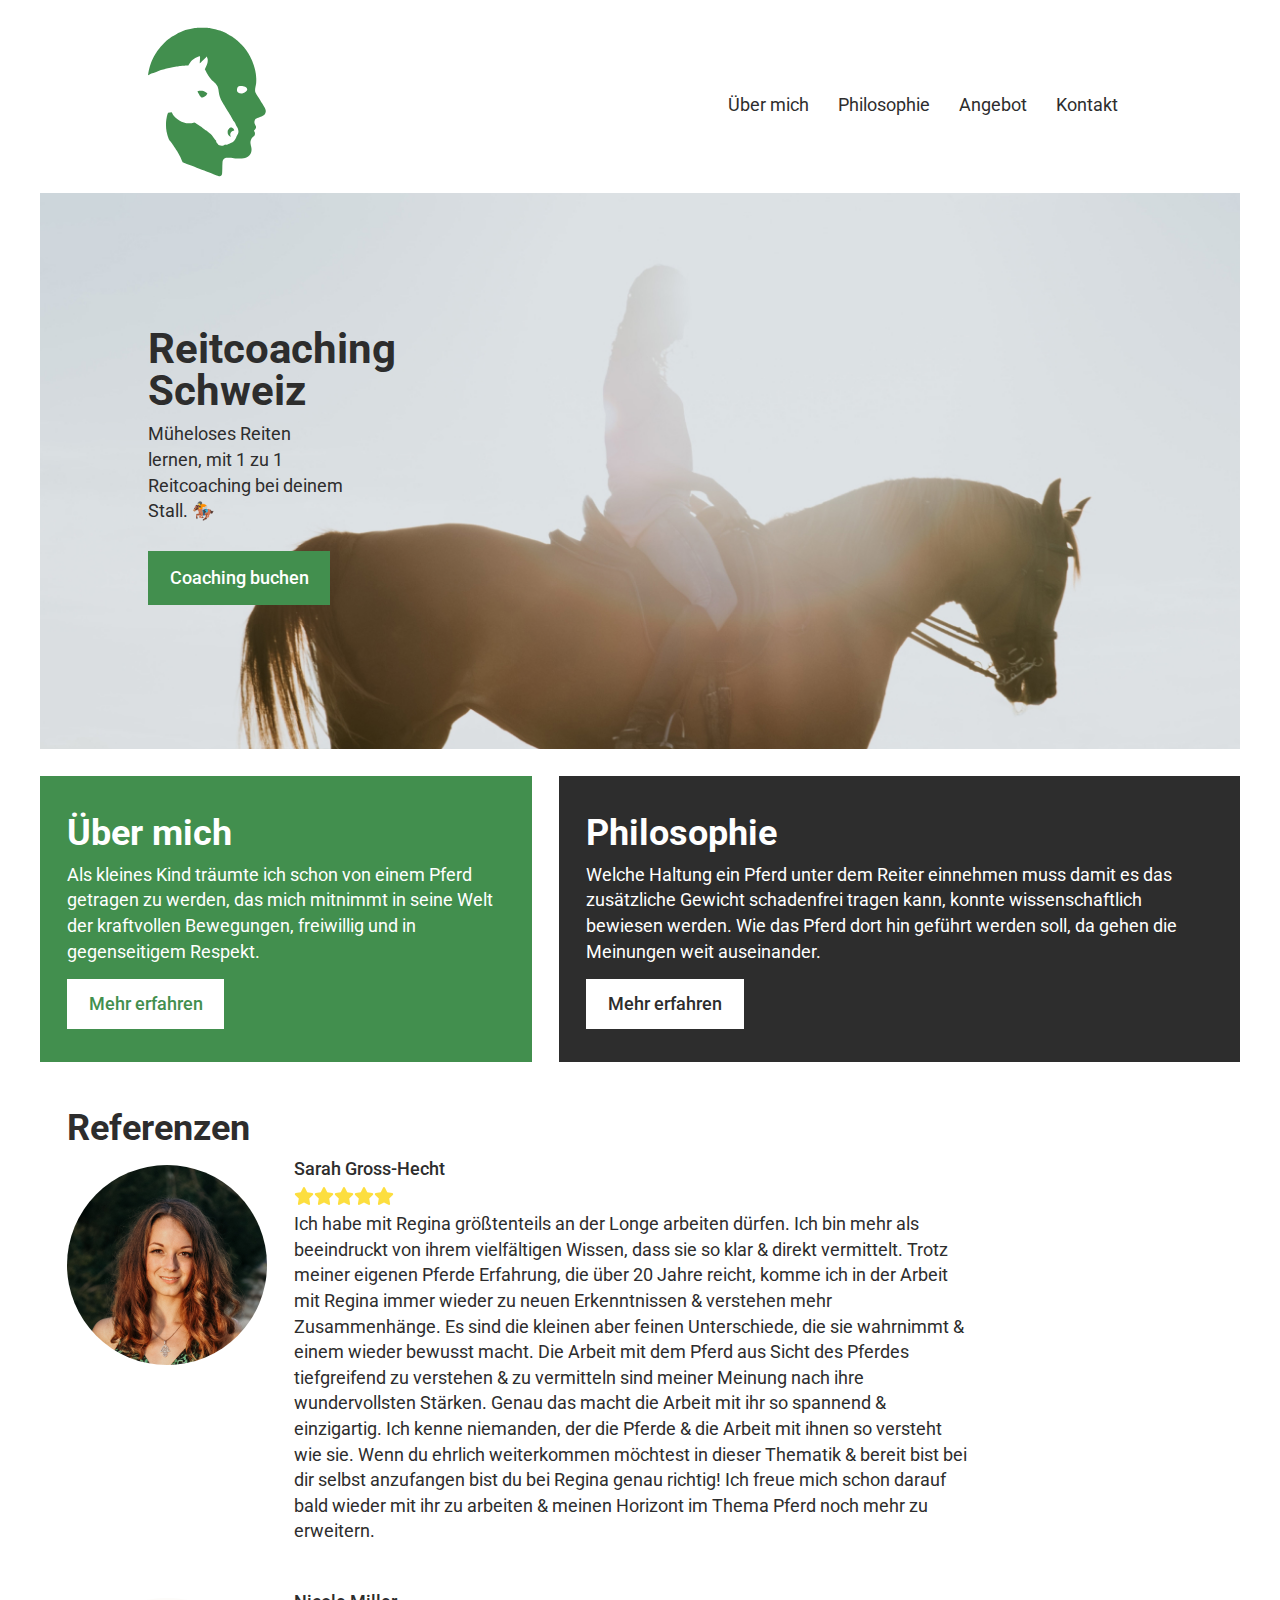
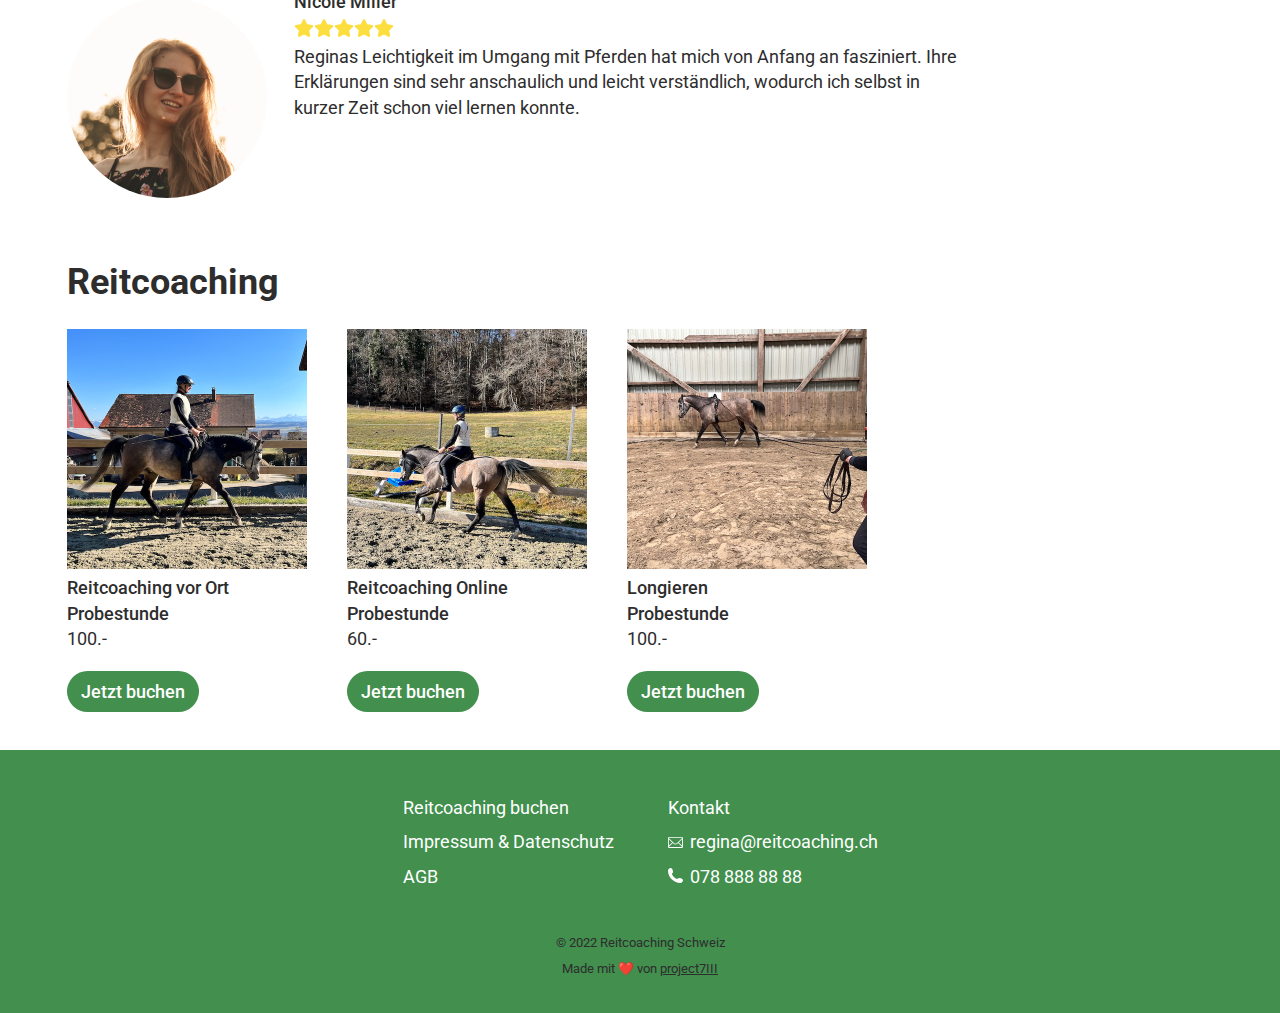
<file: index.html>
<!DOCTYPE html>
<html lang="de">
<head>
  <meta charset="UTF-8">
  <meta name="viewport" content="width=device-width, initial-scale=1.0">
  <meta http-equiv="X-UA-Compatible" content="ie=edge">
  <title>Reitcoaching Schweiz</title>
<!-- Favicon -->
<link rel="apple-touch-icon" sizes="180x180" href="/images/apple-touch-icon.png">
<link rel="icon" type="image/png" sizes="32x32" href="/images/favicon-32x32.png">
<link rel="icon" type="image/png" sizes="16x16" href="/images/favicon-16x16.png">
<link rel="manifest" href="/images/site.webmanifest">
<!-- Share things -->
<meta property="og:title" content="Reitcoaching Schweiz">
  <meta property="og:type" content="website">
  <meta property="og:url" content="https://reitcoaching.ch">
  <meta property="og:image" content="images/Reitcoaching Schweiz Online.jpeg">

  <!-- Google Fonts -->
  <link rel="preconnect" href="https://fonts.googleapis.com">
  <link rel="preconnect" href="https://fonts.gstatic.com" crossorigin>
  <link href="https://fonts.googleapis.com/css2?family=Roboto:wght@400;500;600;700&display=swap" rel="stylesheet">

  <!-- My CSS -->
  <link rel="stylesheet" href="style.css">
</head>
<body>

<header>
<a href="#"><img src="images/reitcoachingschweiz.svg" alt="Reitcoaching Schweiz" class="logo"></a>
<nav class="nav">
  <ul class="nav__list">
      <li class="nav__list-item"><a href="ueber-mich.html" class="nav__link">Über mich</a></li>
      <li class="nav__list-item"><a href="philosophie.html" class="nav__link">Philosophie</a></li>
      <li class="nav__list-item"><a href="angebot.html" class="nav__link">Angebot</a></li>
      <li class="nav__list-item"><a href="kontakt.html" class="nav__link">Kontakt</a></li>
    </ul>
</nav>
</header>

<main class="main">
  <div class="main main-reitcoaching">
    <h1 class="main__title">Reitcoaching Schweiz</h1>
    <p class="main__intro">Müheloses Reiten lernen, mit 1 zu 1 Reitcoaching bei deinem Stall. 🏇</p>
    <a href="angebot.html" class="btn btn--green">Coaching buchen</a>
  </div>
  <div class="collums">
    <div class="main main-uebermich">
      <h2 class="main-light">Über mich</h2>
      <p class="main-light">Als kleines Kind träumte ich schon von einem Pferd getragen zu werden, das mich mitnimmt in seine Welt der kraftvollen Bewegungen, freiwillig und in gegenseitigem Respekt.</p>
      <p class="sq-btn"><a href="ueber-mich.html" class="btn btn--white">Mehr erfahren</a></p>
    </div>

    <div class="main main-philosophie">
      <h2 class="main-light">Philosophie</h2>
      <p class="main-light">Welche Haltung ein Pferd unter dem Reiter einnehmen muss damit es das zusätzliche Gewicht schadenfrei tragen kann, konnte wissenschaftlich bewiesen werden. Wie das Pferd dort hin geführt werden soll, da gehen die Meinungen weit auseinander.</p>
      <p class="sq-btn"><a href="philosophie.html" class="btn btn--white2">Mehr erfahren</a></p>
    </div>
  </div>


    <div class="main main-referenzen">
    <h2>Referenzen</h2>
    <div class="referenzen-collumns">
    <img srcset="images/sarah1.jpg 200w, images/sarah2.jpg 400w, images/sarah3.jpg 800w" src="images/sarah2.jpg" alt="Reitcoaching Schweiz" class="referenzen-image">
    <div class="referenzen-collumn3">
      <p class="main__name"><a href="https://sarah-gross-hecht.de" class="sarah-link">Sarah Gross-Hecht</a></p>
      <span class="stars stars-checked"><img src="images/star-solid.svg" alt="star" class="stars"></span><span class="stars stars-checked"><img src="images/star-solid.svg" alt="star" class="stars"></span><span class="stars stars-checked"><img src="images/star-solid.svg" alt="star" class="stars"></span><span class="stars stars-checked"><img src="images/star-solid.svg" alt="star" class="stars"></span><span class="stars stars-checked"><img src="images/star-solid.svg" alt="star" class="stars"></span>
      <p class="main__intro">Ich habe mit Regina größtenteils an der Longe arbeiten dürfen. Ich bin mehr als beeindruckt von ihrem vielfältigen Wissen, dass sie so klar & direkt vermittelt. Trotz meiner eigenen Pferde Erfahrung, die über 20 Jahre reicht, komme ich in der Arbeit mit Regina immer wieder zu neuen Erkenntnissen & verstehen mehr Zusammenhänge. Es sind die kleinen aber feinen Unterschiede, die sie wahrnimmt & einem wieder bewusst macht. Die Arbeit mit dem Pferd aus Sicht des Pferdes tiefgreifend zu verstehen & zu vermitteln sind meiner Meinung nach ihre wundervollsten Stärken. Genau das macht die Arbeit mit ihr so spannend & einzigartig. Ich kenne niemanden, der die Pferde & die Arbeit mit ihnen so versteht wie sie. Wenn du ehrlich weiterkommen möchtest in dieser Thematik & bereit bist bei dir selbst anzufangen bist du bei Regina genau richtig! Ich freue mich schon darauf bald wieder mit ihr zu arbeiten & meinen Horizont im Thema Pferd noch mehr zu erweitern.</p>
    </div></div>
    <div class="referenzen-collumns">
    <img srcset="images/nicole1.jpg 200w, images/nicole2.jpg 400w, images/nicole3.jpg 800w" src="images/nicole2.jpg" alt="Reitcoaching Schweiz" class="referenzen-image">
    <div class="referenzen-collumn3">
      <p class="main__name">Nicole Miller</p>
      <span class="stars stars-checked"><img src="images/star-solid.svg" alt="star" class="stars"></span><span class="stars stars-checked"><img src="images/star-solid.svg" alt="star" class="stars"></span><span class="stars stars-checked"><img src="images/star-solid.svg" alt="star" class="stars"></span><span class="stars stars-checked"><img src="images/star-solid.svg" alt="star" class="stars"></span><span class="stars stars-checked"><img src="images/star-solid.svg" alt="star" class="stars"></span>
      <p class="main__intro">Reginas Leichtigkeit im Umgang mit Pferden hat mich von Anfang an fasziniert. Ihre Erklärungen sind sehr anschaulich und leicht verständlich, wodurch ich selbst in kurzer Zeit schon viel lernen konnte. </p>
    </div></div>


  </div>
  <div class="main main-buchen">
    <h2>Reitcoaching</h2>
    <div class="coaching-columns">
      <div class="coaching-column1">
        <img srcset="images/Reitcoaching Schweiz Lektion1.jpg 240w, images/Reitcoaching Schweiz Lektion2.jpg 480w, images/Reitcoaching Schweiz Lektion3.jpg 1000w" src="images/Reitcoaching Schweiz Lektion2.jpg" alt="Reitcoaching Schweiz Coaching" class="buchen-image">
        <p class="main__intro">
          <span class="main__semibold">Reitcoaching vor Ort<br>Probestunde</span>
        <br>100.-</p>
        <p class="buch-btn"><a href="angebot.html#reitcoaching" class="btn btn--round">Jetzt buchen</a></p>
      </div>
    <div class="coaching-column2">
      <img srcset="images/Reitcoaching Schweiz Online1.jpeg 240w, images/Reitcoaching Schweiz Online2.jpeg 480w, images/Reitcoaching Schweiz Online3.jpeg 1000w" src="images/Reitcoaching Schweiz Online2.jpeg" alt="Reitcoaching Schweiz Online" class="buchen-image">
      <p class="main__intro">
        <span class="main__semibold">Reitcoaching Online<br>Probestunde</span>
      <br>60.-</p>
      <p class="buch-btn"><a href="angebot.html#reitcoaching-online" class="btn btn--round">Jetzt buchen</a></p>
</div>

<div class="coaching-column3">
      <img srcset="images/Reitcoaching Schweiz Longieren1.jpeg 240w, images/Reitcoaching Schweiz Longieren2.jpeg 480w, images/Reitcoaching Schweiz Longieren3.jpeg 1000w" src="images/Reitcoaching Schweiz Longieren2.jpeg" alt="Reitcoaching Schweiz Longieren lernen" class="buchen-image">
      <p class="main__intro">
        <span class="main__semibold">Longieren<br>Probestunde</span>
      <br>100.-</p>
      <p class="buch-btn"><a href="angebot.html#longieren" class="btn btn--round">Jetzt buchen</a></p>
    </div>
</div>
  </div>

</main>


<footer>
  <nav2 class="nav2">
    <ul class="nav2__list">
        <li class="nav2__list-item"><a href="angebot.html" class="nav2__link">Reitcoaching buchen</a></li>
        <li class="nav2__list-item"><a href="impressum.html" class="nav2__link">Impressum & Datenschutz</a></li>
        <li class="nav2__list-item"><a href="agb.html" class="nav2__link">AGB</a></li>
        </ul>
        <ul class="nav2__list">
        <li class="nav2__list-item kontakt"><a href="kontakt.html" class="nav2__link">Kontakt</a></li>
        <li class="nav2__list-item"><a href="mailto:regina@reitcoaching.ch?subject=Reitcoaching" class="nav2__link"><img src="images/mail.svg" alt="mail" class="icons"> regina@reitcoaching.ch</a></li>
        <li class="nav2__list-item"><a href="tel: +41788888888" class="nav2__link"><img src="images/phone.svg" alt="mail" class="icons"> 078 888 88 88</a></li>
    </ul>
  </nav2>
  <div class="copyright">
    <p>© 2022 Reitcoaching Schweiz<br>Made mit ❤️ von <a href="https://project7iii.com">project7III</a></p>
  </div>

</footer>

</body>
</html>
</file>
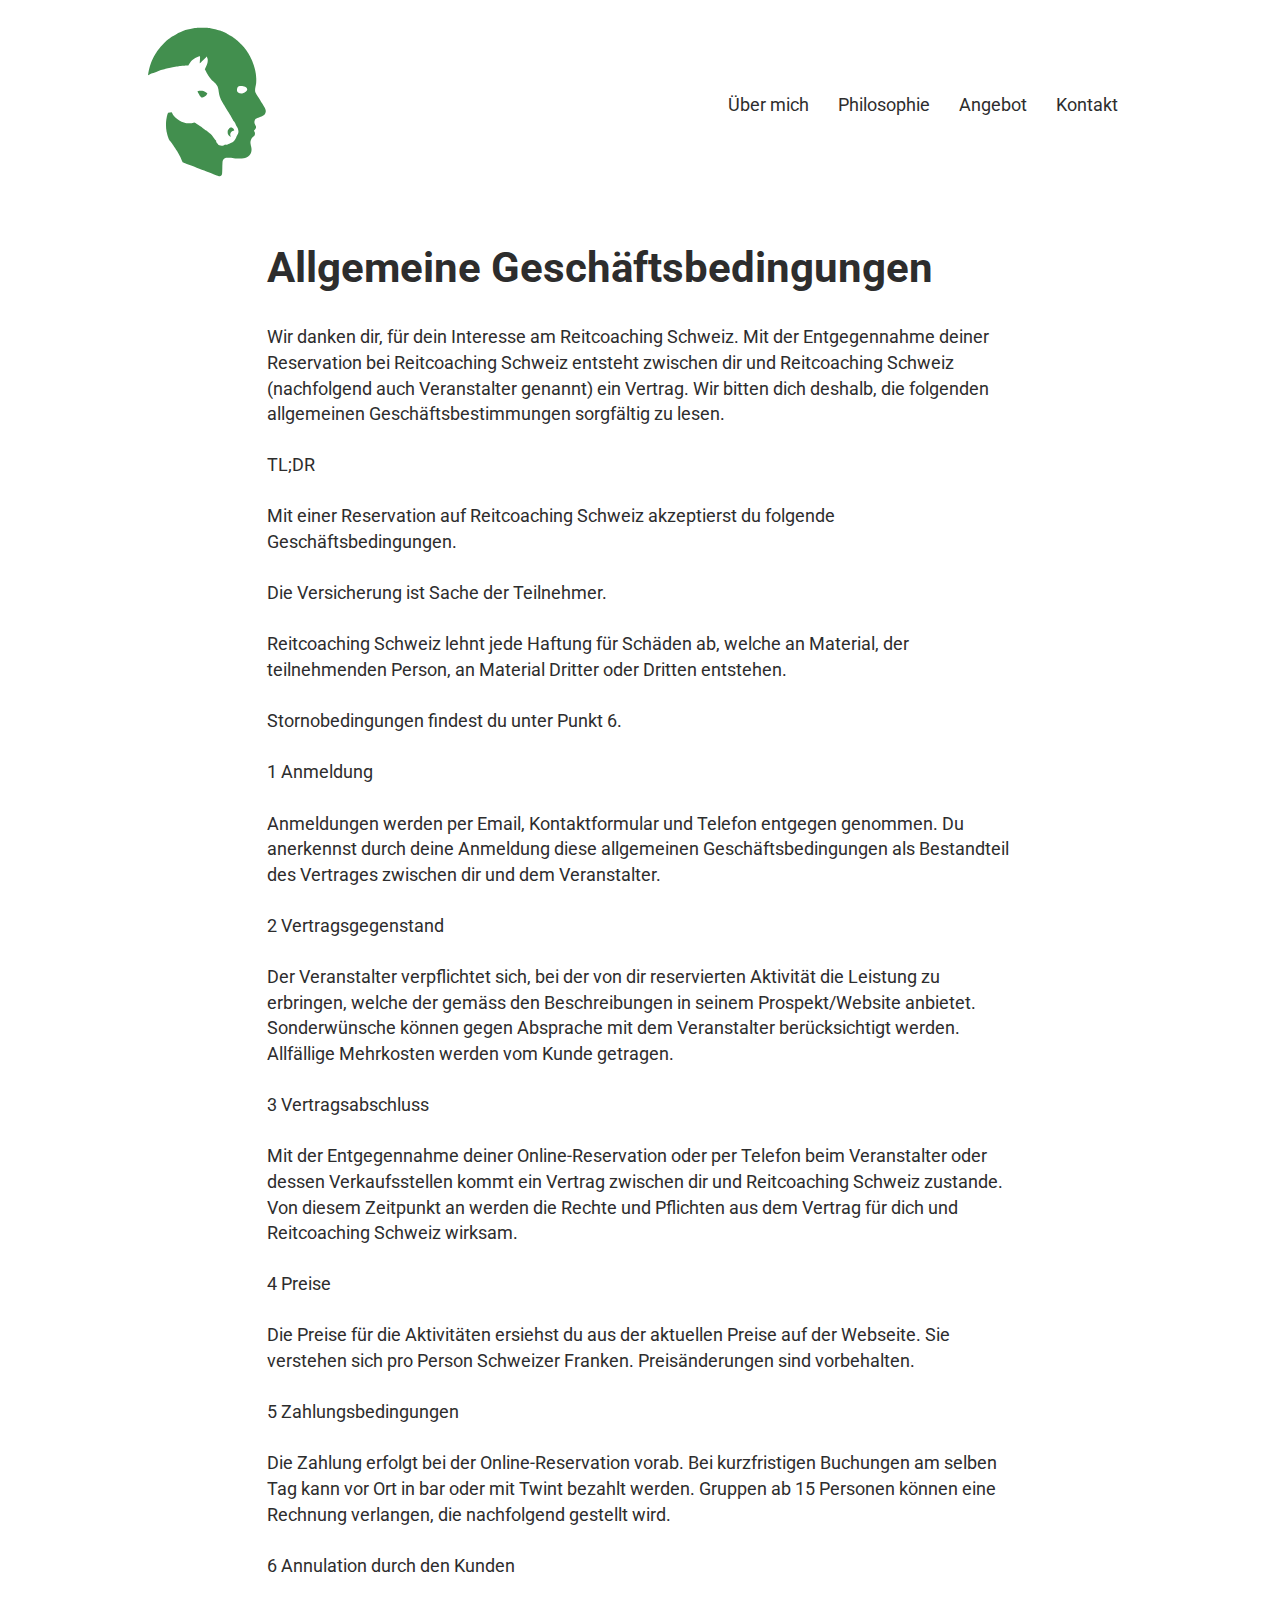
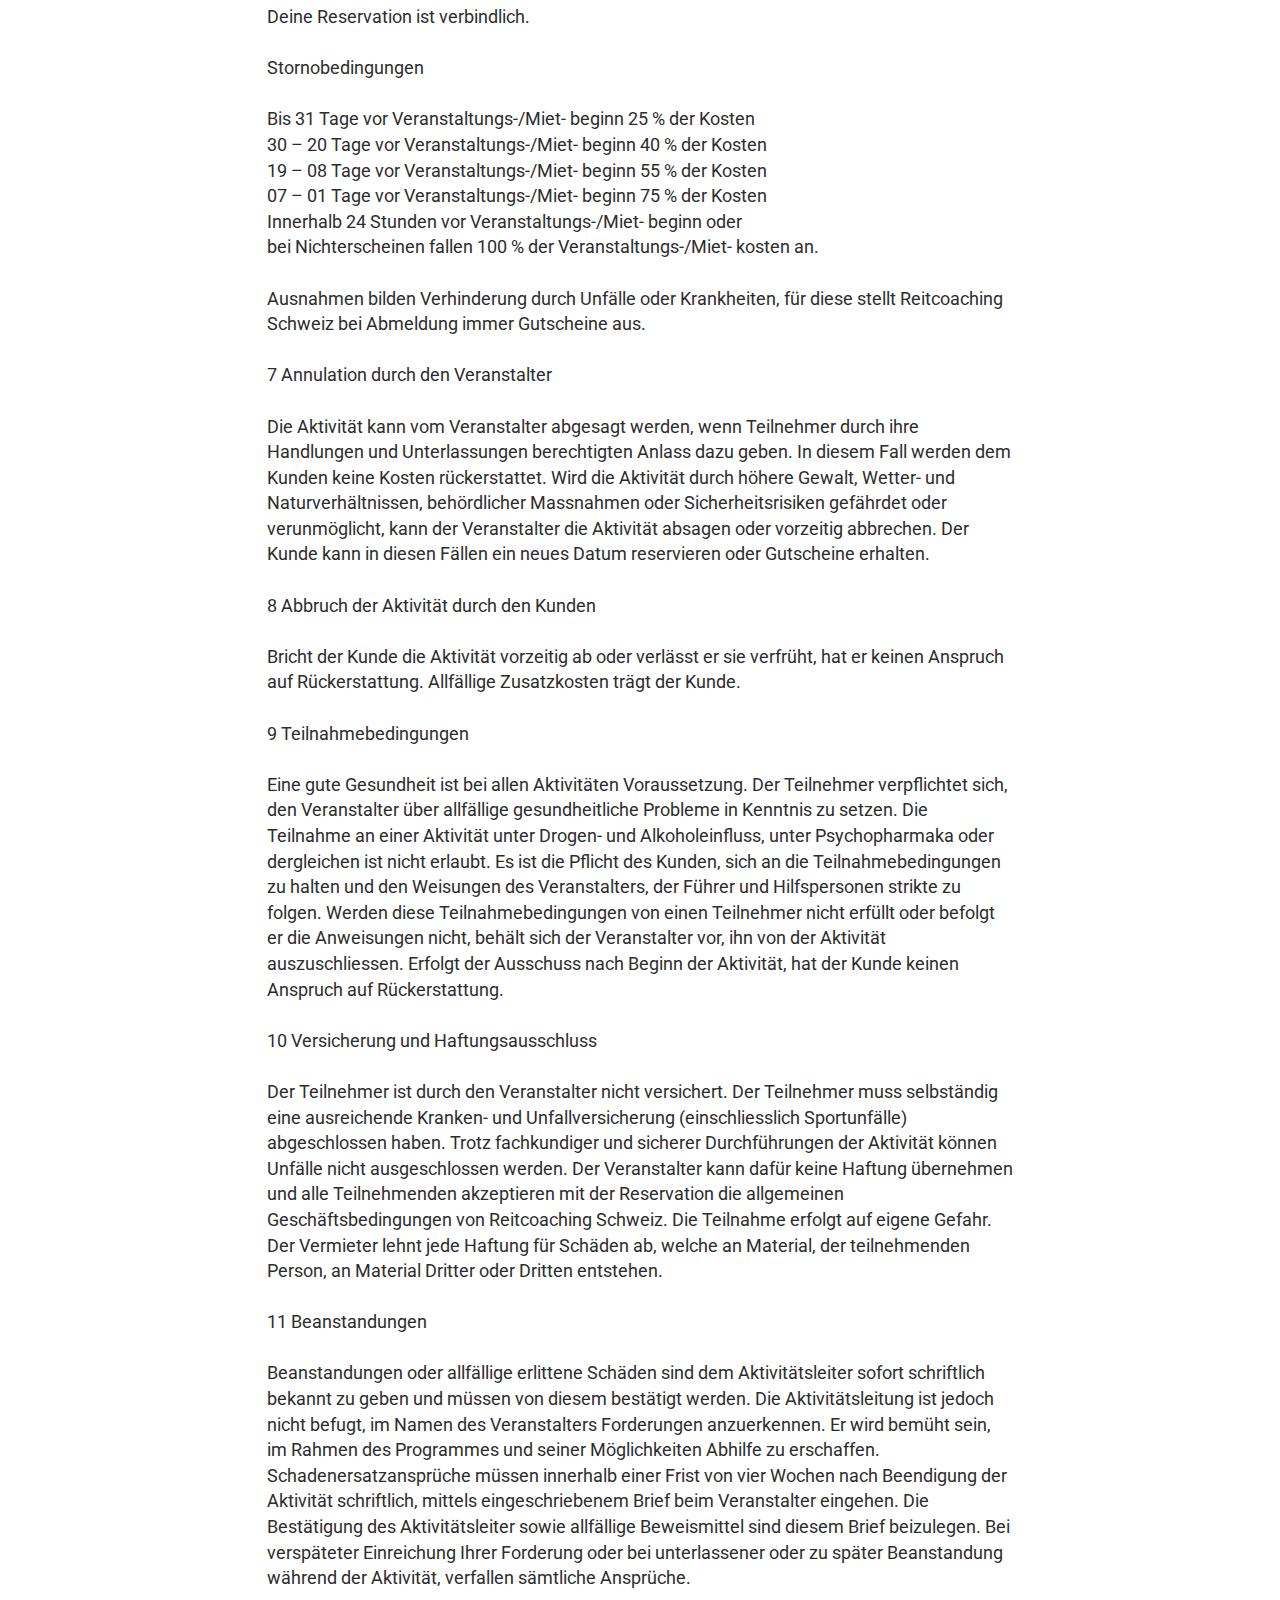
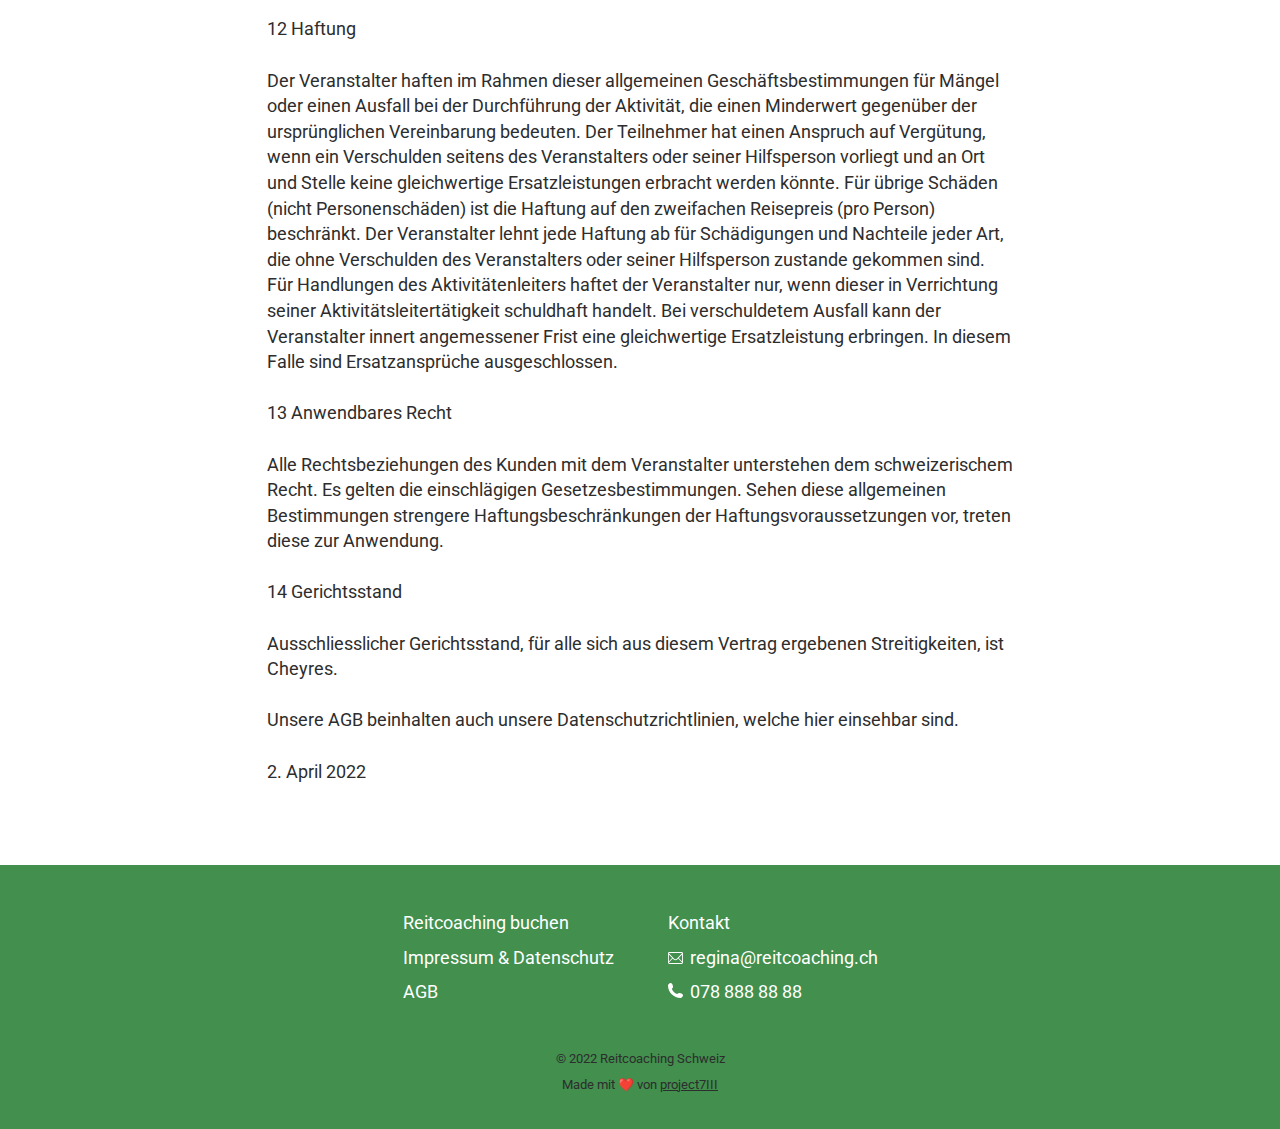
<file: agb.html>
<!DOCTYPE html>
<html lang="de">
<head>
  <meta charset="UTF-8">
  <meta name="viewport" content="width=device-width, initial-scale=1.0">
  <meta http-equiv="X-UA-Compatible" content="ie=edge">
  <title>AGB</title>
<!-- Favicon -->
<link rel="apple-touch-icon" sizes="180x180" href="/images/apple-touch-icon.png">
<link rel="icon" type="image/png" sizes="32x32" href="/images/favicon-32x32.png">
<link rel="icon" type="image/png" sizes="16x16" href="/images/favicon-16x16.png">
<link rel="manifest" href="/images/site.webmanifest">


  <!-- Google Fonts -->
  <link rel="preconnect" href="https://fonts.googleapis.com">
  <link rel="preconnect" href="https://fonts.gstatic.com" crossorigin>
  <link href="https://fonts.googleapis.com/css2?family=Roboto:wght@400;500;600;700&display=swap" rel="stylesheet">

  <!-- My CSS -->
  <link rel="stylesheet" href="style.css">
</head>
<body>

<header>
<a href="index.html"><img src="images/reitcoachingschweiz.svg" alt="Reitcoaching Schweiz" class="logo"></a>
<nav class="nav">
  <ul class="nav__list">
      <li class="nav__list-item"><a href="ueber-mich.html" class="nav__link">Über mich</a></li>
      <li class="nav__list-item"><a href="philosophie.html" class="nav__link">Philosophie</a></li>
      <li class="nav__list-item"><a href="angebot.html" class="nav__link">Angebot</a></li>
      <li class="nav__list-item"><a href="kontakt.html" class="nav__link">Kontakt</a></li>
    </ul>
</nav>
</header>

<main class="main">
  <div class="main-unterseite">
    <h1 class="main__title">Allgemeine Geschäftsbedingungen</h1><br>
    <p class="main__intro">

    Wir danken dir, für dein Interesse am Reitcoaching Schweiz. Mit der Entgegennahme deiner Reservation bei Reitcoaching Schweiz entsteht zwischen dir und Reitcoaching Schweiz (nachfolgend auch Veranstalter genannt) ein Vertrag. Wir bitten dich deshalb, die folgenden allgemeinen Geschäftsbestimmungen sorgfältig zu lesen.<br><br>

    TL;DR<br><br>

    Mit einer Reservation auf Reitcoaching Schweiz akzeptierst du folgende Geschäftsbedingungen.<br><br>

    Die Versicherung ist Sache der Teilnehmer.<br><br>

    Reitcoaching Schweiz lehnt jede Haftung für Schäden ab, welche an Material, der teilnehmenden Person, an Material Dritter oder Dritten entstehen.<br><br>

    Stornobedingungen findest du unter Punkt 6.<br><br>

    1 Anmeldung<br><br>

    Anmeldungen werden per Email, Kontaktformular und Telefon entgegen genommen. Du anerkennst durch deine Anmeldung diese allgemeinen Geschäftsbedingungen als Bestandteil des Vertrages zwischen dir und dem Veranstalter.<br><br>

    2 Vertragsgegenstand<br><br>

    Der Veranstalter verpflichtet sich, bei der von dir reservierten Aktivität die Leistung zu erbringen, welche der gemäss den Beschreibungen in seinem Prospekt/Website anbietet. Sonderwünsche können gegen Absprache mit dem Veranstalter berücksichtigt werden. Allfällige Mehrkosten werden vom Kunde getragen.<br><br>

    3 Vertragsabschluss<br><br>

    Mit der Entgegennahme deiner Online-Reservation oder per Telefon beim Veranstalter oder dessen Verkaufsstellen kommt ein Vertrag zwischen dir und Reitcoaching Schweiz zustande. Von diesem Zeitpunkt an werden die Rechte und Pflichten aus dem Vertrag für dich und Reitcoaching Schweiz wirksam.<br><br>

    4 Preise<br><br>

    Die Preise für die Aktivitäten ersiehst du aus der aktuellen Preise auf der Webseite. Sie verstehen sich pro Person Schweizer Franken. Preisänderungen sind vorbehalten.<br><br>

    5 Zahlungsbedingungen<br><br>

    Die Zahlung erfolgt bei der Online-Reservation vorab. Bei kurzfristigen Buchungen am selben Tag kann vor Ort in bar oder mit Twint bezahlt werden. Gruppen ab 15 Personen können eine Rechnung verlangen, die nachfolgend gestellt wird.<br><br>

    6 Annulation durch den Kunden<br><br>

    Deine Reservation ist verbindlich.<br><br>

    Stornobedingungen<br><br>

    Bis 31 Tage vor Veranstaltungs-/Miet- beginn 25 % der Kosten<br>
    30 – 20 Tage vor Veranstaltungs-/Miet- beginn 40 % der Kosten<br>
    19 – 08 Tage vor Veranstaltungs-/Miet- beginn 55 % der Kosten<br>
    07 – 01 Tage vor Veranstaltungs-/Miet- beginn 75 % der Kosten<br>
    Innerhalb 24 Stunden vor Veranstaltungs-/Miet- beginn oder<br>
    bei Nichterscheinen fallen 100 % der Veranstaltungs-/Miet- kosten an.<br><br>

    Ausnahmen bilden Verhinderung durch Unfälle oder Krankheiten, für diese stellt Reitcoaching Schweiz bei Abmeldung immer Gutscheine aus.<br><br>

    7 Annulation durch den Veranstalter<br><br>

    Die Aktivität kann vom Veranstalter abgesagt werden, wenn Teilnehmer durch ihre Handlungen und Unterlassungen berechtigten Anlass dazu geben. In diesem Fall werden dem Kunden keine Kosten rückerstattet. Wird die Aktivität durch höhere Gewalt, Wetter- und Naturverhältnissen, behördlicher Massnahmen oder Sicherheitsrisiken gefährdet oder verunmöglicht, kann der Veranstalter die Aktivität absagen oder vorzeitig abbrechen. Der Kunde kann in diesen Fällen ein neues Datum reservieren oder Gutscheine erhalten.<br><br>

    8 Abbruch der Aktivität durch den Kunden<br><br>

    Bricht der Kunde die Aktivität vorzeitig ab oder verlässt er sie verfrüht, hat er keinen Anspruch auf Rückerstattung. Allfällige Zusatzkosten trägt der Kunde.<br><br>

    9 Teilnahmebedingungen<br><br>

    Eine gute Gesundheit ist bei allen Aktivitäten Voraussetzung. Der Teilnehmer verpflichtet sich, den Veranstalter über allfällige gesundheitliche Probleme in Kenntnis zu setzen. Die Teilnahme an einer Aktivität unter Drogen- und Alkoholeinfluss, unter Psychopharmaka oder dergleichen ist nicht erlaubt. Es ist die Pflicht des Kunden, sich an die Teilnahmebedingungen zu halten und den Weisungen des Veranstalters, der Führer und Hilfspersonen strikte zu folgen. Werden diese Teilnahmebedingungen von einen Teilnehmer nicht erfüllt oder befolgt er die Anweisungen nicht, behält sich der Veranstalter vor, ihn von der Aktivität auszuschliessen. Erfolgt der Ausschuss nach Beginn der Aktivität, hat der Kunde keinen Anspruch auf Rückerstattung.<br><br>

    10 Versicherung und Haftungsausschluss<br><br>

    Der Teilnehmer ist durch den Veranstalter nicht versichert. Der Teilnehmer muss selbständig eine ausreichende Kranken- und Unfallversicherung (einschliesslich Sportunfälle) abgeschlossen haben. Trotz fachkundiger und sicherer Durchführungen der Aktivität können Unfälle nicht ausgeschlossen werden. Der Veranstalter kann dafür keine Haftung übernehmen und alle Teilnehmenden akzeptieren mit der Reservation die allgemeinen Geschäftsbedingungen von Reitcoaching Schweiz. Die Teilnahme erfolgt auf eigene Gefahr. Der Vermieter lehnt jede Haftung für Schäden ab, welche an Material, der teilnehmenden Person, an Material Dritter oder Dritten entstehen.<br><br>

    11 Beanstandungen<br><br>

    Beanstandungen oder allfällige erlittene Schäden sind dem Aktivitätsleiter sofort schriftlich bekannt zu geben und müssen von diesem bestätigt werden. Die Aktivitätsleitung ist jedoch nicht befugt, im Namen des Veranstalters Forderungen anzuerkennen. Er wird bemüht sein, im Rahmen des Programmes und seiner Möglichkeiten Abhilfe zu erschaffen. Schadenersatzansprüche müssen innerhalb einer Frist von vier Wochen nach Beendigung der Aktivität schriftlich, mittels eingeschriebenem Brief beim Veranstalter eingehen. Die Bestätigung des Aktivitätsleiter sowie allfällige Beweismittel sind diesem Brief beizulegen. Bei verspäteter Einreichung Ihrer Forderung oder bei unterlassener oder zu später Beanstandung während der Aktivität, verfallen sämtliche Ansprüche.<br><br>

    12 Haftung<br><br>

    Der Veranstalter haften im Rahmen dieser allgemeinen Geschäftsbestimmungen für Mängel oder einen Ausfall bei der Durchführung der Aktivität, die einen Minderwert gegenüber der ursprünglichen Vereinbarung bedeuten. Der Teilnehmer hat einen Anspruch auf Vergütung, wenn ein Verschulden seitens des Veranstalters oder seiner Hilfsperson vorliegt und an Ort und Stelle keine gleichwertige Ersatzleistungen erbracht werden könnte. Für übrige Schäden (nicht Personenschäden) ist die Haftung auf den zweifachen Reisepreis (pro Person) beschränkt. Der Veranstalter lehnt jede Haftung ab für Schädigungen und Nachteile jeder Art, die ohne Verschulden des Veranstalters oder seiner Hilfsperson zustande gekommen sind. Für Handlungen des Aktivitätenleiters haftet der Veranstalter nur, wenn dieser in Verrichtung seiner Aktivitätsleitertätigkeit schuldhaft handelt. Bei verschuldetem Ausfall kann der Veranstalter innert angemessener Frist eine gleichwertige Ersatzleistung erbringen. In diesem Falle sind Ersatzansprüche ausgeschlossen.<br><br>

    13 Anwendbares Recht<br><br>

    Alle Rechtsbeziehungen des Kunden mit dem Veranstalter unterstehen dem schweizerischem Recht. Es gelten die einschlägigen Gesetzesbestimmungen. Sehen diese allgemeinen Bestimmungen strengere Haftungsbeschränkungen der Haftungsvoraussetzungen vor, treten diese zur Anwendung.<br><br>

     14 Gerichtsstand<br><br>

    Ausschliesslicher Gerichtsstand, für alle sich aus diesem Vertrag ergebenen Streitigkeiten, ist Cheyres.<br><br>

    Unsere AGB beinhalten auch unsere Datenschutzrichtlinien, welche <a href="impressum.html" class="nav2__link">hier</a> einsehbar sind.<br><br>

    2. April 2022<br>
     </p>


  </div>


</main>


<footer>
  <nav2 class="nav2">
    <ul class="nav2__list">
        <li class="nav2__list-item"><a href="angebot.html" class="nav2__link">Reitcoaching buchen</a></li>
        <li class="nav2__list-item"><a href="impressum.html" class="nav2__link">Impressum & Datenschutz</a></li>
        <li class="nav2__list-item"><a href="agb.html" class="nav2__link">AGB</a></li>
        </ul>
        <ul class="nav2__list">
        <li class="nav2__list-item kontakt"><a href="kontakt.html" class="nav2__link">Kontakt</a></li>
        <li class="nav2__list-item"><a href="mailto:regina@reitcoaching.ch?subject=Reitcoaching" class="nav2__link"><img src="images/mail.svg" alt="mail" class="icons"> regina@reitcoaching.ch</a></li>
        <li class="nav2__list-item"><a href="tel: +41788888888" class="nav2__link"><img src="images/phone.svg" alt="mail" class="icons"> 078 888 88 88</a></li>
    </ul>
  </nav2>
  <div class="copyright">
    <p>© 2022 Reitcoaching Schweiz<br>Made mit ❤️ von <a href="https://project7iii.com">project7III</a></p>
  </div>

</footer>

</body>
</html>
</file>
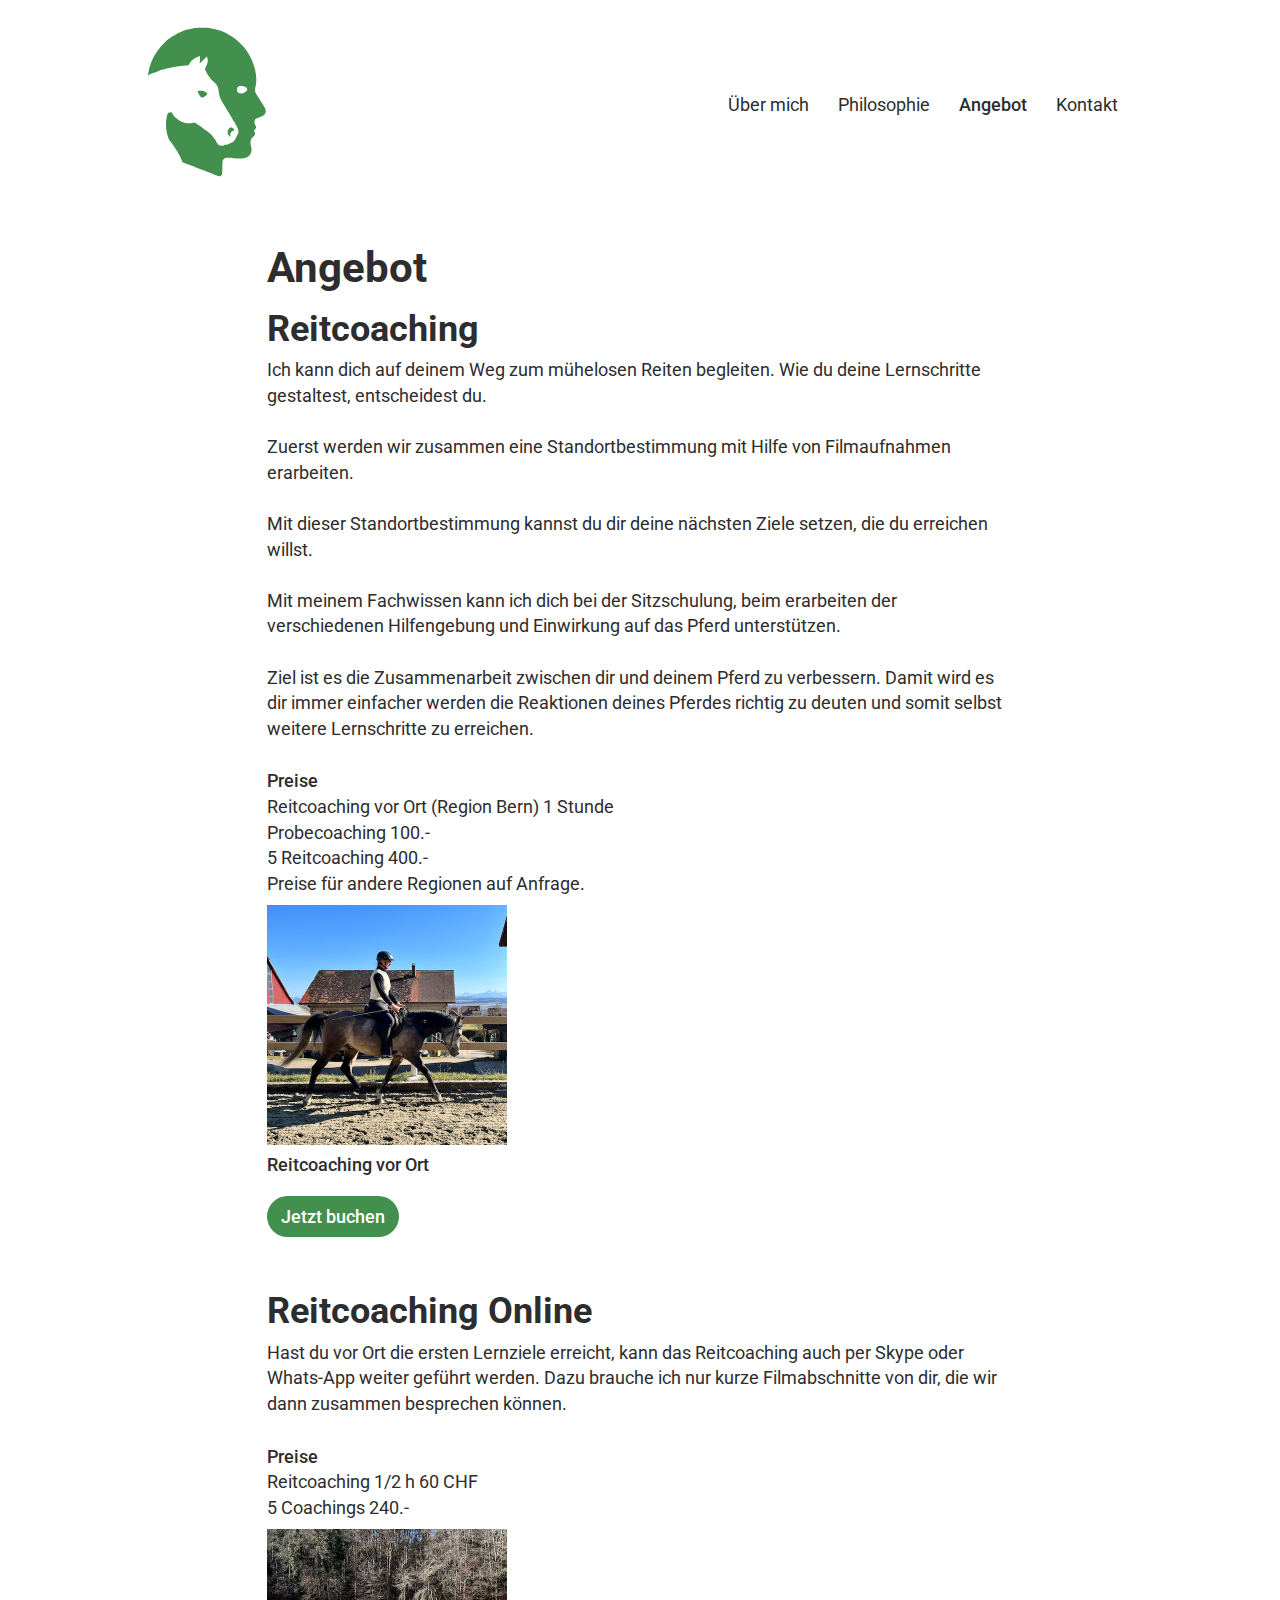
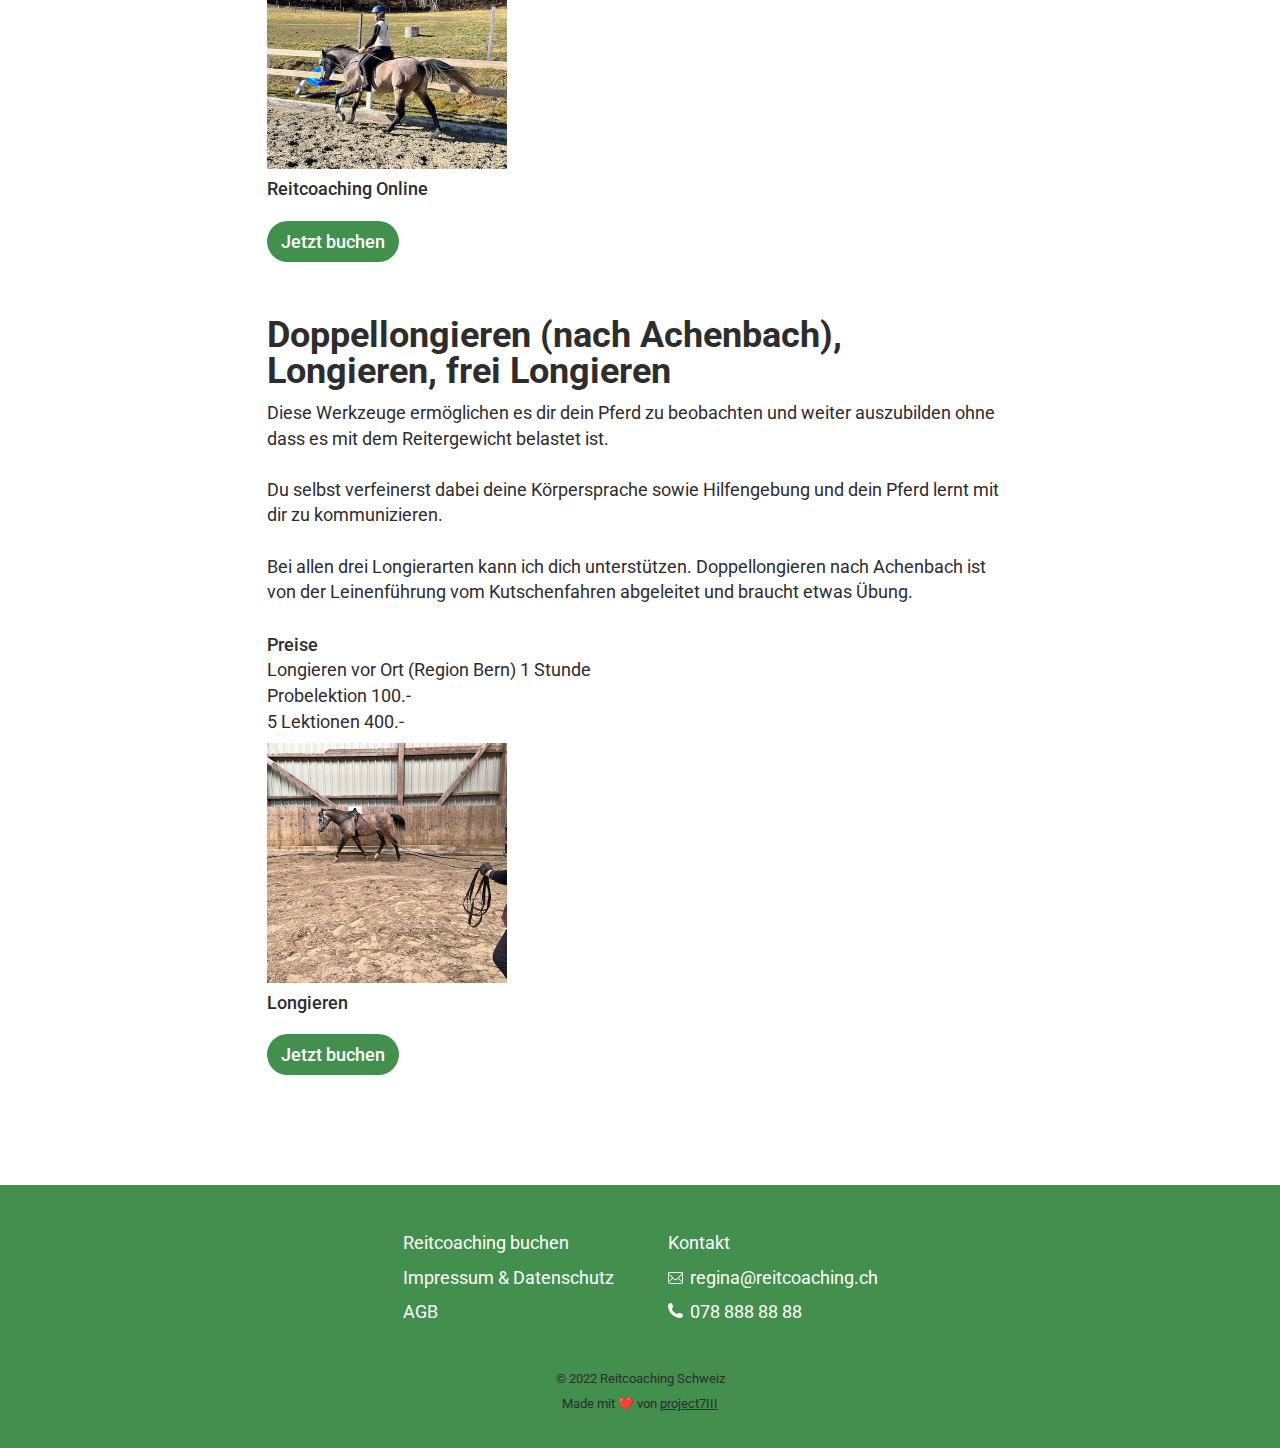
<file: angebot.html>
<!DOCTYPE html>
<html lang="de">
<head>
  <meta charset="UTF-8">
  <meta name="viewport" content="width=device-width, initial-scale=1.0">
  <meta http-equiv="X-UA-Compatible" content="ie=edge">
  <title>Angebot</title>
<!-- Favicon -->
<link rel="apple-touch-icon" sizes="180x180" href="/images/apple-touch-icon.png">
<link rel="icon" type="image/png" sizes="32x32" href="/images/favicon-32x32.png">
<link rel="icon" type="image/png" sizes="16x16" href="/images/favicon-16x16.png">
<link rel="manifest" href="/images/site.webmanifest">
<!-- Share things -->
<meta property="og:title" content="Reitcoaching Schweiz - Angebot">
  <meta property="og:type" content="website">
  <meta property="og:url" content="https://reitcoaching.ch/angebot.html">
  <meta property="og:image" content="images/Reitcoaching Schweiz Online.jpeg">

  <!-- Google Fonts -->
  <link rel="preconnect" href="https://fonts.googleapis.com">
  <link rel="preconnect" href="https://fonts.gstatic.com" crossorigin>
  <link href="https://fonts.googleapis.com/css2?family=Roboto:wght@400;500;600;700&display=swap" rel="stylesheet">

  <!-- My CSS -->
  <link rel="stylesheet" href="style.css">
</head>
<body>

<header>
<a href="index.html"><img src="images/reitcoachingschweiz.svg" alt="Reitcoaching Schweiz" class="logo"></a>
<nav class="nav">
  <ul class="nav__list">
      <li class="nav__list-item"><a href="ueber-mich.html" class="nav__link">Über mich</a></li>
      <li class="nav__list-item"><a href="philosophie.html" class="nav__link">Philosophie</a></li>
      <li class="nav__list-item"><a href="angebot.html" class="nav__link active">Angebot</a></li>
      <li class="nav__list-item"><a href="kontakt.html" class="nav__link">Kontakt</a></li>
    </ul>
</nav>
</header>

<main class="main">
  <div class="main-unterseite">
    <h1 class="main__title">Angebot</h1>
    <h2 id="reitcoaching">Reitcoaching</h2>
    <p class="main__intro">
Ich kann dich auf deinem Weg zum mühelosen Reiten begleiten. Wie du deine Lernschritte gestaltest, entscheidest du.<br><br>

Zuerst werden wir zusammen eine Standortbestimmung mit Hilfe von Filmaufnahmen erarbeiten.<br><br>

Mit dieser Standortbestimmung kannst du dir deine nächsten Ziele setzen, die du erreichen willst.<br><br>

Mit meinem Fachwissen kann ich dich bei der Sitzschulung, beim erarbeiten der verschiedenen Hilfengebung und Einwirkung auf das Pferd unterstützen.<br><br>

Ziel ist es die Zusammenarbeit zwischen dir und deinem Pferd zu verbessern. Damit wird es dir immer einfacher werden die Reaktionen deines Pferdes richtig zu deuten und somit selbst weitere Lernschritte zu erreichen.
</p>
<h3>Preise</h3>
<p>
Reitcoaching vor Ort (Region Bern) 1 Stunde<br>
Probecoaching 100.-<br>
5 Reitcoaching 400.-<br>
Preise für andere Regionen auf Anfrage.<br>
</p>
<div class="angebot-reitcoaching">
  <img srcset="images/Reitcoaching Schweiz Lektion1.jpg 240w, images/Reitcoaching Schweiz Lektion2.jpg 480w, images/Reitcoaching Schweiz Lektion3.jpg 1000w" src="images/Reitcoaching Schweiz Lektion2.jpg" alt="Reitcoaching Schweiz Coaching" class="buchen-image">
  <p class="main__intro">
    <span class="main__semibold">Reitcoaching vor Ort</span></p>
  <p class="buch-btn"><a href="kontakt.html" class="btn btn--round">Jetzt buchen</a></p>
</div>
<h2 id="reitcoaching-online">Reitcoaching Online</h2>
<p>Hast du vor Ort die ersten Lernziele erreicht, kann das Reitcoaching auch per Skype oder Whats-App weiter geführt werden. Dazu brauche ich nur kurze Filmabschnitte von dir, die wir dann zusammen besprechen können.</p>
<h3>Preise</h3>
<p>
Reitcoaching 1/2 h 60 CHF<br>
5 Coachings 240.-<br>
</p>
<div class="angebot-reitcoaching">
<img srcset="images/Reitcoaching Schweiz Online1.jpeg 240w, images/Reitcoaching Schweiz Online2.jpeg 480w, images/Reitcoaching Schweiz Online3.jpeg 1000w" src="images/Reitcoaching Schweiz Online2.jpeg" alt="Reitcoaching Schweiz Online" class="buchen-image">
<p class="main__intro">
  <span class="main__semibold">Reitcoaching Online</span></p>
<p class="buch-btn"><a href="kontakt.html" class="btn btn--round">Jetzt buchen</a></p>
</div>
<h2 id="longieren">Doppellongieren (nach Achenbach), Longieren, frei Longieren</h2>
<p>Diese Werkzeuge ermöglichen es dir dein Pferd zu beobachten und weiter auszubilden ohne dass es mit dem Reitergewicht belastet ist.<br><br>

Du selbst verfeinerst dabei deine Körpersprache sowie Hilfengebung und dein Pferd lernt mit dir zu kommunizieren.<br><br>

Bei allen drei Longierarten kann ich dich unterstützen. Doppellongieren nach Achenbach ist von der Leinenführung vom Kutschenfahren abgeleitet und braucht etwas Übung.

</p>
<h3>Preise</h3>
<p>
  Longieren vor Ort (Region Bern) 1 Stunde<br>
  Probelektion 100.-<br>
5 Lektionen 400.-<br>
</p>
<div class="angebot-reitcoaching">
  <img srcset="images/Reitcoaching Schweiz Longieren1.jpeg 240w, images/Reitcoaching Schweiz Longieren2.jpeg 480w, images/Reitcoaching Schweiz Longieren3.jpeg 1000w" src="images/Reitcoaching Schweiz Longieren2.jpeg" alt="Reitcoaching Schweiz Longieren lernen" class="buchen-image">
  <p class="main__intro">
    <span class="main__semibold">Longieren</span></p>
  <p class="buch-btn"><a href="kontakt.html" class="btn btn--round">Jetzt buchen</a></p>
</div>



  </div>
</main>


<footer>
  <nav2 class="nav2">
    <ul class="nav2__list">
        <li class="nav2__list-item"><a href="angebot.html" class="nav2__link">Reitcoaching buchen</a></li>
        <li class="nav2__list-item"><a href="impressum.html" class="nav2__link">Impressum & Datenschutz</a></li>
        <li class="nav2__list-item"><a href="agb.html" class="nav2__link">AGB</a></li>
        </ul>
        <ul class="nav2__list">
        <li class="nav2__list-item kontakt"><a href="kontakt.html" class="nav2__link">Kontakt</a></li>
        <li class="nav2__list-item"><a href="mailto:regina@reitcoaching.ch?subject=Reitcoaching" class="nav2__link"><img src="images/mail.svg" alt="mail" class="icons"> regina@reitcoaching.ch</a></li>
        <li class="nav2__list-item"><a href="tel: +41788888888" class="nav2__link"><img src="images/phone.svg" alt="mail" class="icons"> 078 888 88 88</a></li>
    </ul>
  </nav2>
  <div class="copyright">
    <p>© 2022 Reitcoaching Schweiz<br>Made mit ❤️ von <a href="https://project7iii.com">project7III</a></p>
  </div>

</footer>

</body>
</html>
</file>
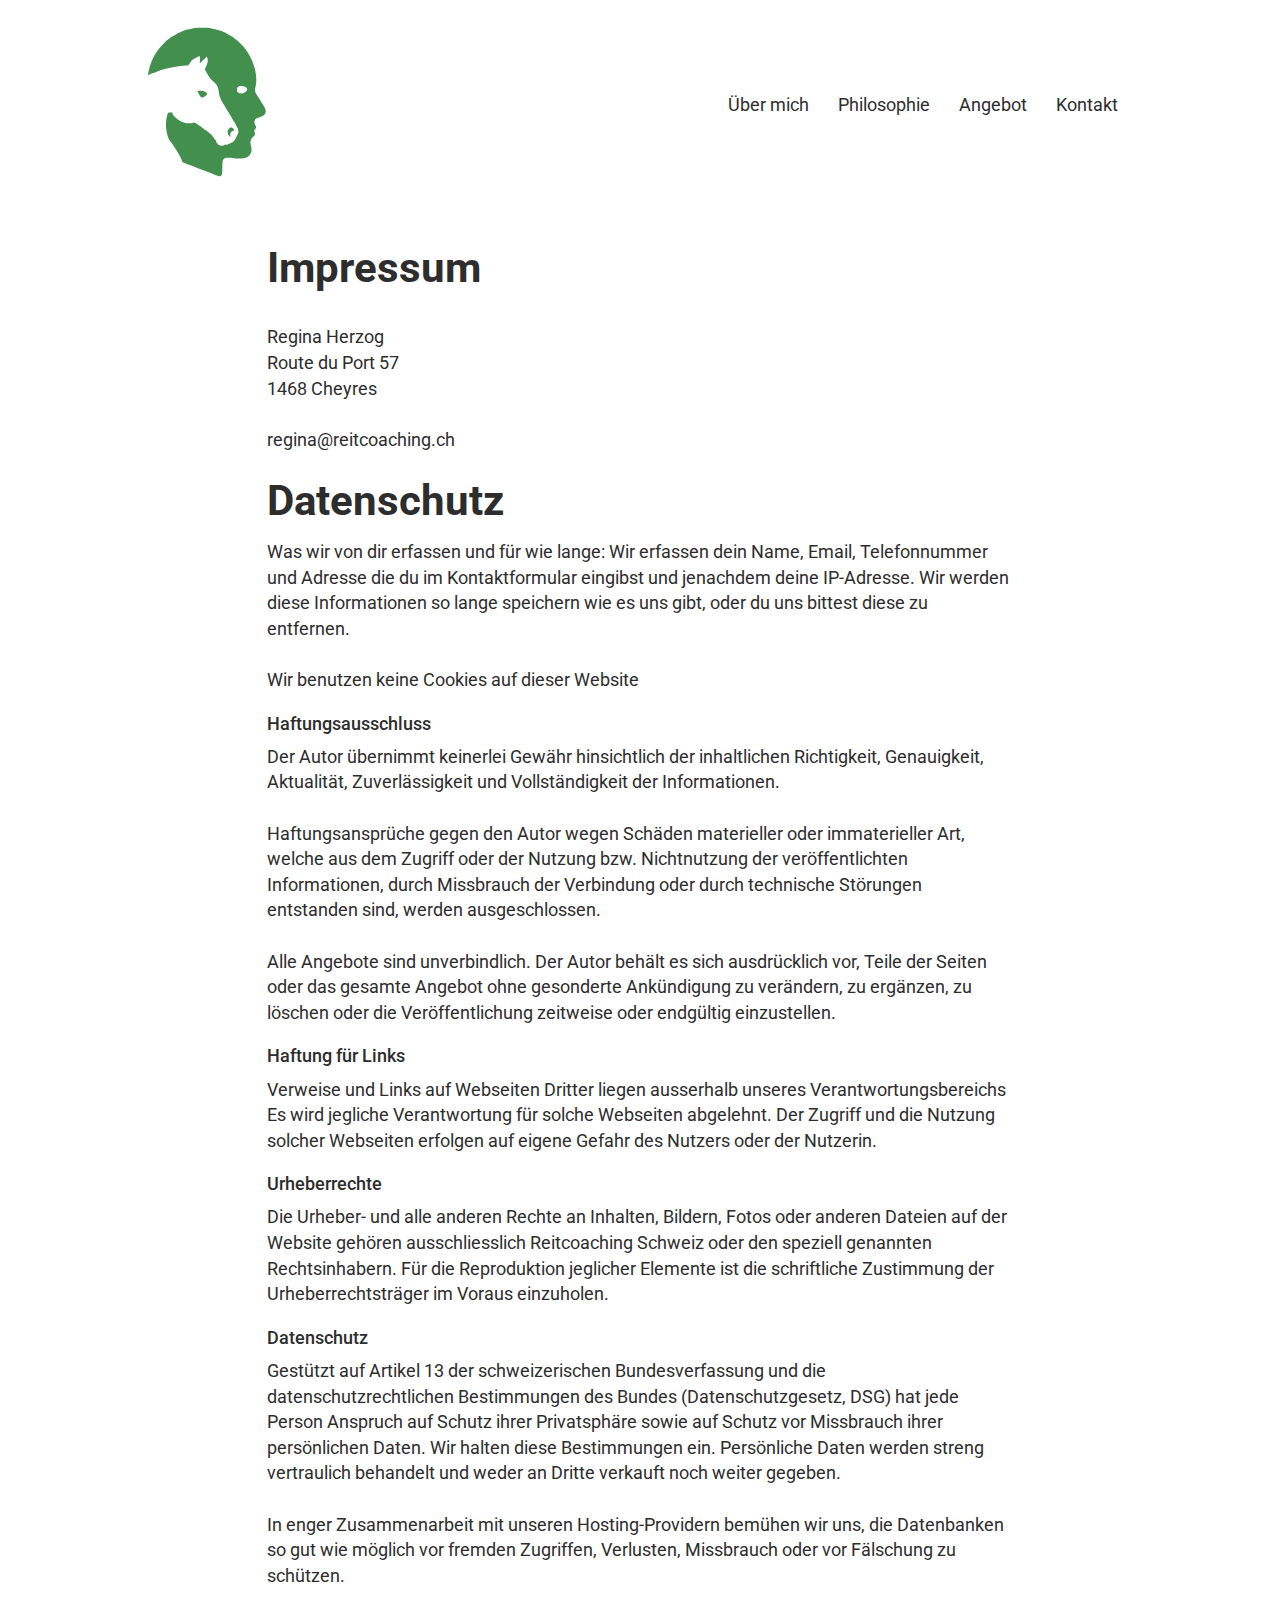
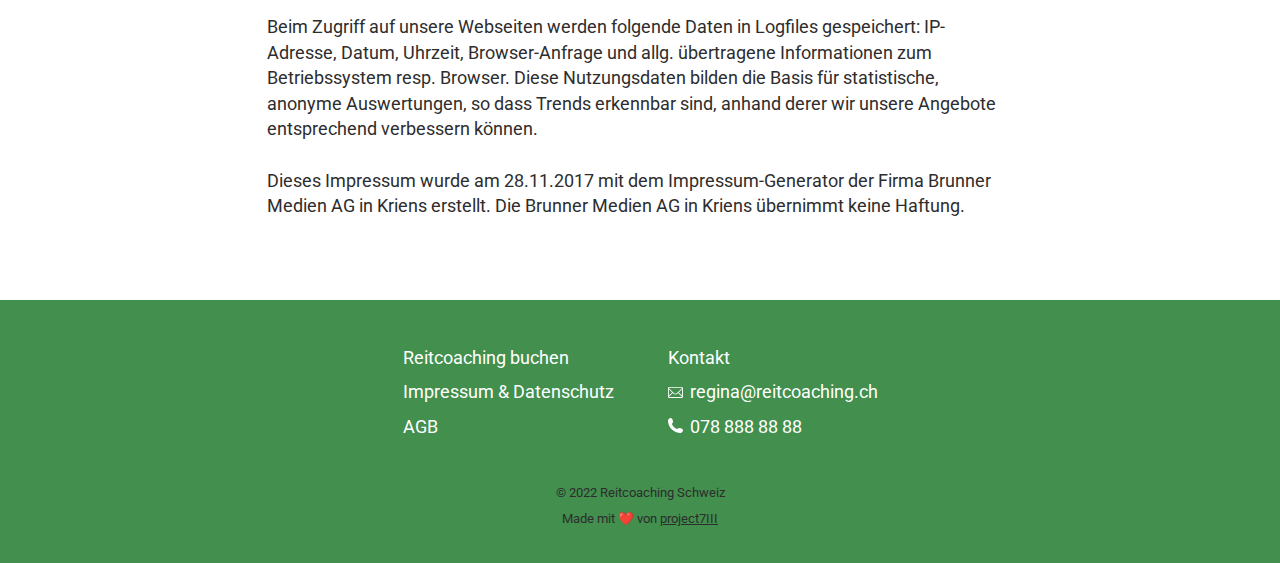
<file: impressum.html>
<!DOCTYPE html>
<html lang="de">
<head>
  <meta charset="UTF-8">
  <meta name="viewport" content="width=device-width, initial-scale=1.0">
  <meta http-equiv="X-UA-Compatible" content="ie=edge">
  <title>Impressum</title>
<!-- Favicon -->
<link rel="apple-touch-icon" sizes="180x180" href="/images/apple-touch-icon.png">
<link rel="icon" type="image/png" sizes="32x32" href="/images/favicon-32x32.png">
<link rel="icon" type="image/png" sizes="16x16" href="/images/favicon-16x16.png">
<link rel="manifest" href="/images/site.webmanifest">


  <!-- Google Fonts -->
  <link rel="preconnect" href="https://fonts.googleapis.com">
  <link rel="preconnect" href="https://fonts.gstatic.com" crossorigin>
  <link href="https://fonts.googleapis.com/css2?family=Roboto:wght@400;500;600;700&display=swap" rel="stylesheet">

  <!-- My CSS -->
  <link rel="stylesheet" href="style.css">
</head>
<body>

<header>
<a href="index.html"><img src="images/reitcoachingschweiz.svg" alt="Reitcoaching Schweiz" class="logo"></a>
<nav class="nav">
  <ul class="nav__list">
      <li class="nav__list-item"><a href="ueber-mich.html" class="nav__link">Über mich</a></li>
      <li class="nav__list-item"><a href="philosophie.html" class="nav__link">Philosophie</a></li>
      <li class="nav__list-item"><a href="angebot.html" class="nav__link">Angebot</a></li>
      <li class="nav__list-item"><a href="kontakt.html" class="nav__link">Kontakt</a></li>
    </ul>
</nav>
</header>

<main class="main">
  <div class="main-unterseite">
    <h1 class="main__title">Impressum</h1><br>

    <p class="main__intro">Regina Herzog<br>
      Route du Port 57<br>
      1468 Cheyres<br><br>
      <a href="mailto:regina@reitcoaching.ch" class="nav2__link">regina@reitcoaching.ch</a><br>
    <h1>Datenschutz</h1><br>
      Was wir von dir erfassen und für wie lange: Wir erfassen dein Name, Email, Telefonnummer und Adresse die du im Kontaktformular eingibst und jenachdem deine IP-Adresse. Wir werden diese Informationen so lange speichern wie es uns gibt, oder du uns bittest diese zu entfernen.<br><br>

      Wir benutzen keine Cookies auf dieser Website

      <h3>Haftungsausschluss</h3><br>

      Der Autor übernimmt keinerlei Gewähr hinsichtlich der inhaltlichen Richtigkeit, Genauigkeit, Aktualität, Zuverlässigkeit und Vollständigkeit der Informationen.<br><br>

      Haftungsansprüche gegen den Autor wegen Schäden materieller oder immaterieller Art, welche aus dem Zugriff oder der Nutzung bzw. Nichtnutzung der veröffentlichten Informationen, durch Missbrauch der Verbindung oder durch technische Störungen entstanden sind, werden ausgeschlossen.<br><br>

      Alle Angebote sind unverbindlich. Der Autor behält es sich ausdrücklich vor, Teile der Seiten oder das gesamte Angebot ohne gesonderte Ankündigung zu verändern, zu ergänzen, zu löschen oder die Veröffentlichung zeitweise oder endgültig einzustellen.

      <h3>Haftung für Links</h3><br>

      Verweise und Links auf Webseiten Dritter liegen ausserhalb unseres Verantwortungsbereichs Es wird jegliche Verantwortung für solche Webseiten abgelehnt. Der Zugriff und die Nutzung solcher Webseiten erfolgen auf eigene Gefahr des Nutzers oder der Nutzerin.

      <h3>Urheberrechte</h3><br>

      Die Urheber- und alle anderen Rechte an Inhalten, Bildern, Fotos oder anderen Dateien auf der Website gehören ausschliesslich Reitcoaching Schweiz oder den speziell genannten Rechtsinhabern. Für die Reproduktion jeglicher Elemente ist die schriftliche Zustimmung der Urheberrechtsträger im Voraus einzuholen.

      <h3>Datenschutz</h3><br>

      Gestützt auf Artikel 13 der schweizerischen Bundesverfassung und die datenschutzrechtlichen Bestimmungen des Bundes (Datenschutzgesetz, DSG) hat jede Person Anspruch auf Schutz ihrer Privatsphäre sowie auf Schutz vor Missbrauch ihrer persönlichen Daten. Wir halten diese Bestimmungen ein. Persönliche Daten werden streng vertraulich behandelt und weder an Dritte verkauft noch weiter gegeben.<br><br>

      In enger Zusammenarbeit mit unseren Hosting-Providern bemühen wir uns, die Datenbanken so gut wie möglich vor fremden Zugriffen, Verlusten, Missbrauch oder vor Fälschung zu schützen.<br><br>

      Beim Zugriff auf unsere Webseiten werden folgende Daten in Logfiles gespeichert: IP-Adresse, Datum, Uhrzeit, Browser-Anfrage und allg. übertragene Informationen zum Betriebssystem resp. Browser. Diese Nutzungsdaten bilden die Basis für statistische, anonyme Auswertungen, so dass Trends erkennbar sind, anhand derer wir unsere Angebote entsprechend verbessern können.<br><br>

      Dieses Impressum wurde am 28.11.2017 mit dem Impressum-Generator der Firma Brunner Medien AG in Kriens erstellt. Die Brunner Medien AG in Kriens übernimmt keine Haftung.
     </p>


  </div>


</main>


<footer>
  <nav2 class="nav2">
    <ul class="nav2__list">
        <li class="nav2__list-item"><a href="angebot.html" class="nav2__link">Reitcoaching buchen</a></li>
        <li class="nav2__list-item"><a href="impressum.html" class="nav2__link">Impressum & Datenschutz</a></li>
        <li class="nav2__list-item"><a href="agb.html" class="nav2__link">AGB</a></li>
        </ul>
        <ul class="nav2__list">
        <li class="nav2__list-item kontakt"><a href="kontakt.html" class="nav2__link">Kontakt</a></li>
        <li class="nav2__list-item"><a href="mailto:regina@reitcoaching.ch?subject=Reitcoaching" class="nav2__link"><img src="images/mail.svg" alt="mail" class="icons"> regina@reitcoaching.ch</a></li>
        <li class="nav2__list-item"><a href="tel: +41788888888" class="nav2__link"><img src="images/phone.svg" alt="mail" class="icons"> 078 888 88 88</a></li>
    </ul>
  </nav2>
  <div class="copyright">
    <p>© 2022 Reitcoaching Schweiz<br>Made mit ❤️ von <a href="https://project7iii.com">project7III</a></p>
  </div>

</footer>

</body>
</html>
</file>
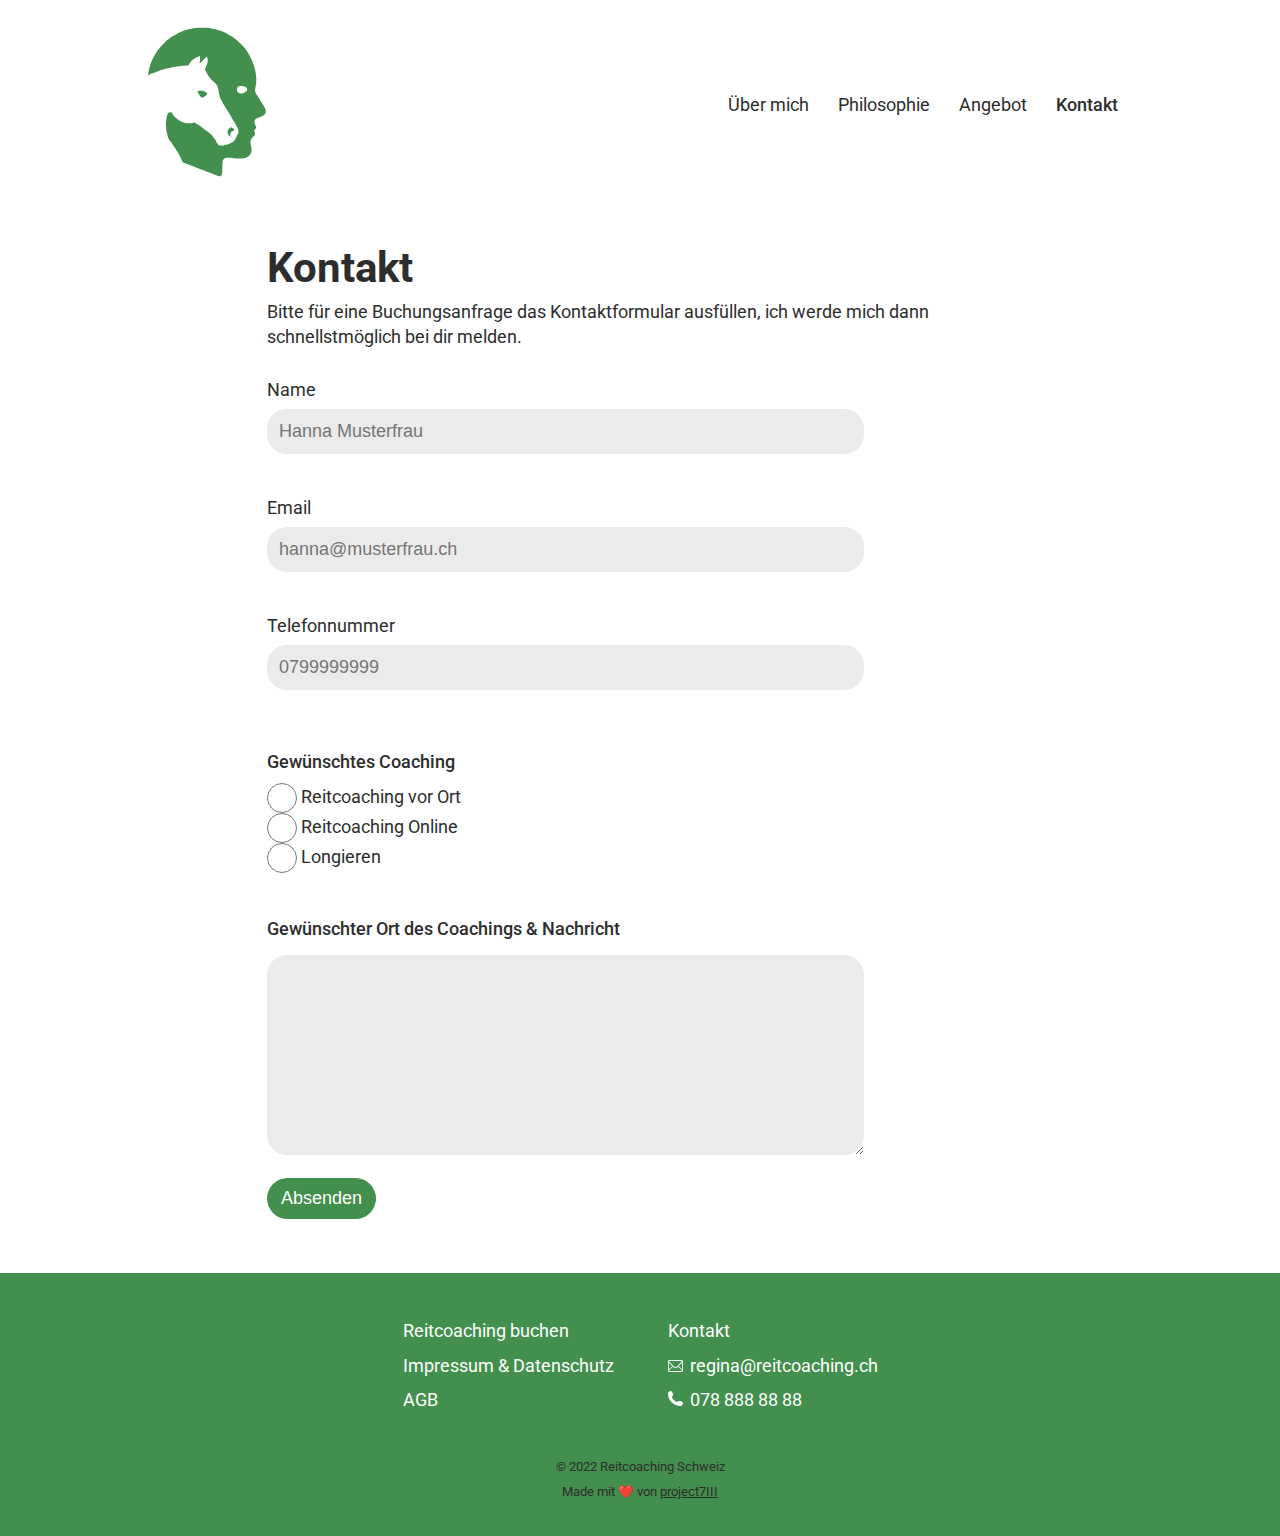
<file: kontakt.html>
<!DOCTYPE html>
<html lang="de">
<head>
  <meta charset="UTF-8">
  <meta name="viewport" content="width=device-width, initial-scale=1.0">
  <meta http-equiv="X-UA-Compatible" content="ie=edge">
  <title>Kontakt</title>
<!-- Favicon -->
<link rel="apple-touch-icon" sizes="180x180" href="/images/apple-touch-icon.png">
<link rel="icon" type="image/png" sizes="32x32" href="/images/favicon-32x32.png">
<link rel="icon" type="image/png" sizes="16x16" href="/images/favicon-16x16.png">
<link rel="manifest" href="/images/site.webmanifest">
<!-- Share things -->
<meta property="og:title" content="Reitcoaching Schweiz - Kontakt">
  <meta property="og:type" content="website">
  <meta property="og:url" content="https://reitcoaching.ch/kontakt.html">
  <meta property="og:image" content="images/Reitcoaching Schweiz Online.jpeg">

  <!-- Google Fonts -->
  <link rel="preconnect" href="https://fonts.googleapis.com">
  <link rel="preconnect" href="https://fonts.gstatic.com" crossorigin>
  <link href="https://fonts.googleapis.com/css2?family=Roboto:wght@400;500;600;700&display=swap" rel="stylesheet">

  <!-- My CSS -->
  <link rel="stylesheet" href="style.css">
</head>
<body>

<header>
<a href="index.html"><img src="images/reitcoachingschweiz.svg" alt="Reitcoaching Schweiz" class="logo"></a>
<nav class="nav">
  <ul class="nav__list">
      <li class="nav__list-item"><a href="ueber-mich.html" class="nav__link">Über mich</a></li>
      <li class="nav__list-item"><a href="philosophie.html" class="nav__link">Philosophie</a></li>
      <li class="nav__list-item"><a href="angebot.html" class="nav__link">Angebot</a></li>
      <li class="nav__list-item"><a href="kontakt.html" class="nav__link active">Kontakt</a></li>
    </ul>
</nav>
</header>

<main class="main">
  <div class="main-unterseite">
    <h1 class="main__title">Kontakt</h1>

    <p class="main__intro">Bitte für eine Buchungsanfrage das Kontaktformular ausfüllen, ich werde mich dann schnellstmöglich bei dir melden.</p>
    <div class="kontaktform">
      <form action="https://app.99inbound.com/api/e/1G4J9MtV" method="POST" target="_blank">
        <label for="name">Name</label><br>
        <input type="name" id="name" name="Name" placeholder="Hanna Musterfrau" required><br><br>
        <label for="email">Email</label><br>
      <input type="email" id="email" name="Email" placeholder="hanna@musterfrau.ch" ><br><br>
      <div style="position: absolute; left: -5000px;">
  <input type="checkbox" name="liberal_mauve_pinstriped_trek" value="1" tabindex="-1" autocomplete="no">
</div>
      <label for="telefonnummer">Telefonnummer</label><br>
      <input type="phone" id="telefonnummer" name="Telefonnummer" placeholder="0799999999" required><br><br>
      <label><h3>Gewünschtes Coaching</h3></label><br>
      <input type="radio" id="html" name="fav_language" value="Reitcoaching vor Ort">
      <label for="html">Reitcoaching vor Ort</label><br>
      <input type="radio" id="css" name="fav_language" value="Reitcoaching Online">
      <label for="css">Reitcoaching Online</label><br>
      <input type="radio" id="javascript" name="fav_language" value="Longieren">
      <label for="javascript">Longieren</label><br><br>
      <label for="message"><h3>Gewünschter Ort des Coachings & Nachricht</h3></label><br>
      <textarea id="message" name="Nachricht" style="height:200px"></textarea><br>

      <input type="submit" value="Absenden">
      </form>
    </div>


  </div>


</main>


<footer>
  <nav2 class="nav2">
    <ul class="nav2__list">
        <li class="nav2__list-item"><a href="angebot.html" class="nav2__link">Reitcoaching buchen</a></li>
        <li class="nav2__list-item"><a href="impressum.html" class="nav2__link">Impressum & Datenschutz</a></li>
        <li class="nav2__list-item"><a href="agb.html" class="nav2__link">AGB</a></li>
        </ul>
        <ul class="nav2__list">
        <li class="nav2__list-item kontakt"><a href="kontakt.html" class="nav2__link">Kontakt</a></li>
        <li class="nav2__list-item"><a href="mailto:regina@reitcoaching.ch?subject=Reitcoaching" class="nav2__link"><img src="images/mail.svg" alt="mail" class="icons"> regina@reitcoaching.ch</a></li>
        <li class="nav2__list-item"><a href="tel: +41788888888" class="nav2__link"><img src="images/phone.svg" alt="mail" class="icons"> 078 888 88 88</a></li>
    </ul>
  </nav2>
  <div class="copyright">
    <p>© 2022 Reitcoaching Schweiz<br>Made mit ❤️ von <a href="https://project7iii.com">project7III</a></p>
  </div>

</footer>

</body>
</html>
</file>
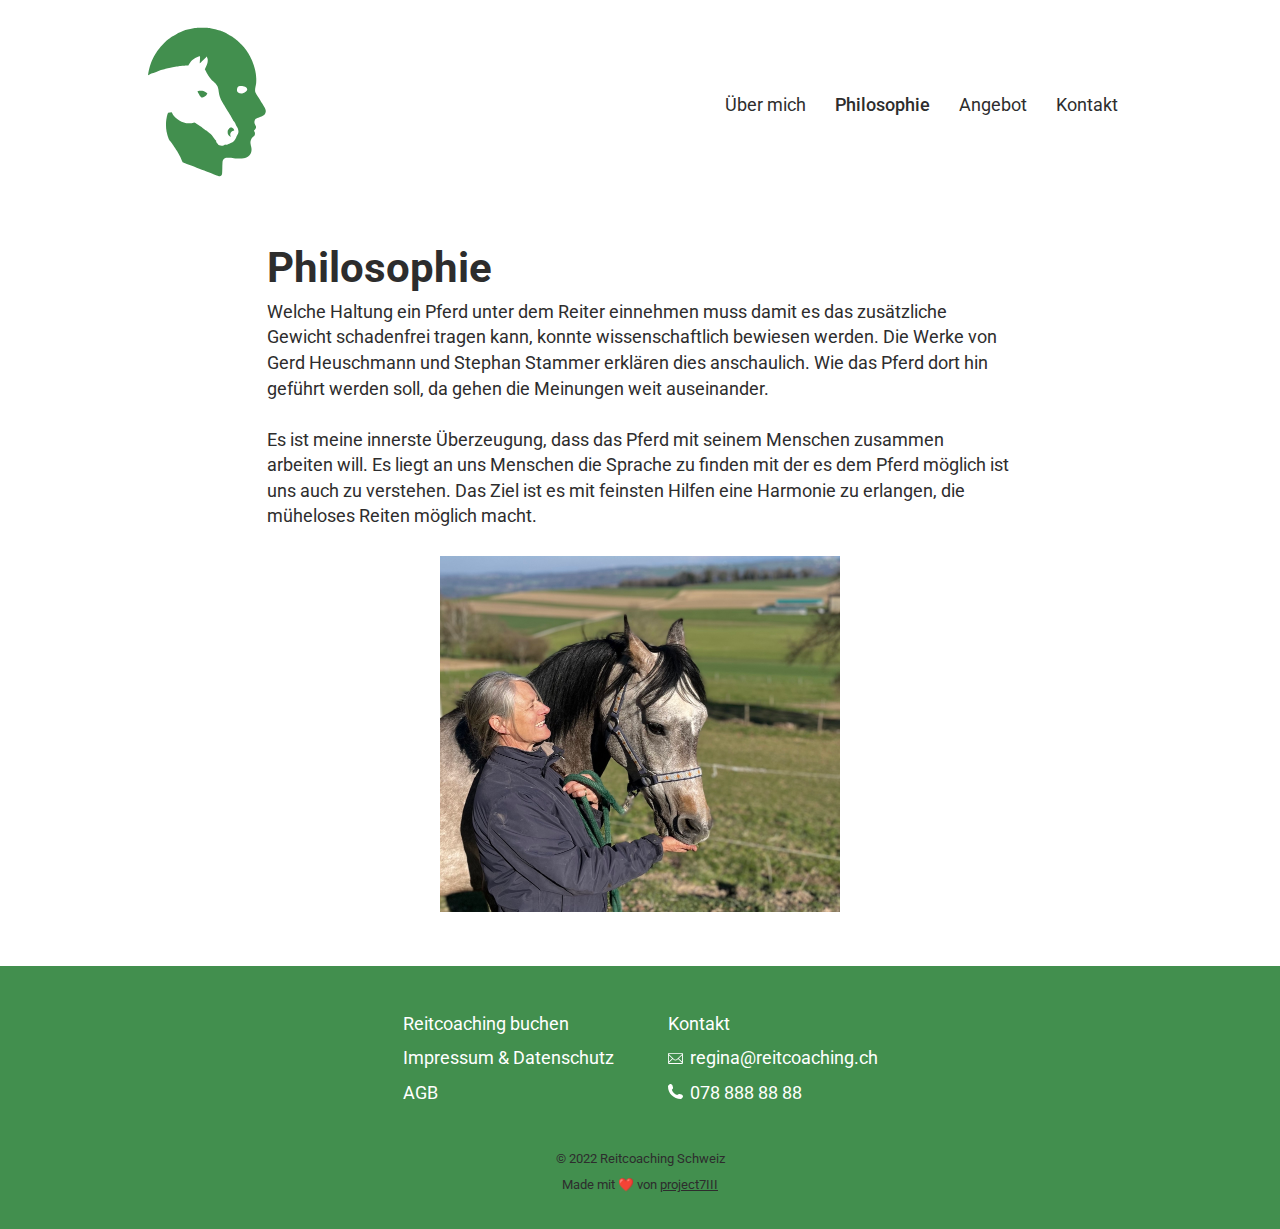
<file: philosophie.html>
<!DOCTYPE html>
<html lang="de">
<head>
  <meta charset="UTF-8">
  <meta name="viewport" content="width=device-width, initial-scale=1.0">
  <meta http-equiv="X-UA-Compatible" content="ie=edge">
  <title>Philosophie</title>
<!-- Favicon -->
<link rel="apple-touch-icon" sizes="180x180" href="/images/apple-touch-icon.png">
<link rel="icon" type="image/png" sizes="32x32" href="/images/favicon-32x32.png">
<link rel="icon" type="image/png" sizes="16x16" href="/images/favicon-16x16.png">
<link rel="manifest" href="/images/site.webmanifest">
<!-- Share things -->
<meta property="og:title" content="Reitcoaching Schweiz - Philosophie">
  <meta property="og:type" content="website">
  <meta property="og:url" content="https://reitcoaching.ch/philosophie.html">
  <meta property="og:image" content="images/Reitcoaching Schweiz Online.jpeg">

  <!-- Google Fonts -->
  <link rel="preconnect" href="https://fonts.googleapis.com">
  <link rel="preconnect" href="https://fonts.gstatic.com" crossorigin>
  <link href="https://fonts.googleapis.com/css2?family=Roboto:wght@400;500;600;700&display=swap" rel="stylesheet">

  <!-- My CSS -->
  <link rel="stylesheet" href="style.css">
</head>
<body>

<header>
<a href="index.html"><img src="images/reitcoachingschweiz.svg" alt="Reitcoaching Schweiz" class="logo"></a>
<nav class="nav">
  <ul class="nav__list">
      <li class="nav__list-item"><a href="ueber-mich.html" class="nav__link">Über mich</a></li>
      <li class="nav__list-item"><a href="philosophie.html" class="nav__link active">Philosophie</a></li>
      <li class="nav__list-item"><a href="angebot.html" class="nav__link">Angebot</a></li>
      <li class="nav__list-item"><a href="kontakt.html" class="nav__link">Kontakt</a></li>
    </ul>
</nav>
</header>

<main class="main">
  <div class="main-unterseite">
    <h1 class="main__title">Philosophie</h1>

    <p class="main__intro">Welche Haltung ein Pferd unter dem Reiter einnehmen muss damit es das zusätzliche Gewicht schadenfrei tragen kann, konnte wissenschaftlich bewiesen werden. Die Werke von Gerd Heuschmann und Stephan Stammer erklären dies anschaulich. Wie das Pferd dort hin geführt werden soll, da gehen die Meinungen weit auseinander.<br><br>

Es ist meine innerste Überzeugung, dass das Pferd mit seinem Menschen zusammen arbeiten will. Es liegt an uns Menschen die Sprache zu finden mit der es dem Pferd möglich ist uns auch zu verstehen. Das Ziel ist es mit feinsten Hilfen eine Harmonie zu erlangen, die müheloses Reiten möglich macht. </p>
<img srcset="images/regina-mit-pferd1.jpeg 400w, images/regina-mit-pferd2.jpeg 800w, images/regina-mit-pferd3.jpeg 1600w" src="images/regina-mit-pferd2.jpeg" alt="Regina Herzog mit Pferd - die Zusammenarbeit zwischen Mensch und Pferd demonstrierend" class="zusammenarbeit-image">

  </div>


</main>


<footer>
  <nav2 class="nav2">
    <ul class="nav2__list">
        <li class="nav2__list-item"><a href="angebot.html" class="nav2__link">Reitcoaching buchen</a></li>
        <li class="nav2__list-item"><a href="impressum.html" class="nav2__link">Impressum & Datenschutz</a></li>
        <li class="nav2__list-item"><a href="agb.html" class="nav2__link">AGB</a></li>
        </ul>
        <ul class="nav2__list">
        <li class="nav2__list-item kontakt"><a href="kontakt.html" class="nav2__link">Kontakt</a></li>
        <li class="nav2__list-item"><a href="mailto:regina@reitcoaching.ch?subject=Reitcoaching" class="nav2__link"><img src="images/mail.svg" alt="mail" class="icons"> regina@reitcoaching.ch</a></li>
        <li class="nav2__list-item"><a href="tel: +41788888888" class="nav2__link"><img src="images/phone.svg" alt="mail" class="icons"> 078 888 88 88</a></li>
    </ul>
  </nav2>
  <div class="copyright">
    <p>© 2022 Reitcoaching Schweiz<br>Made mit ❤️ von <a href="https://project7iii.com">project7III</a></p>
  </div>

</footer>

</body>
</html>
</file>
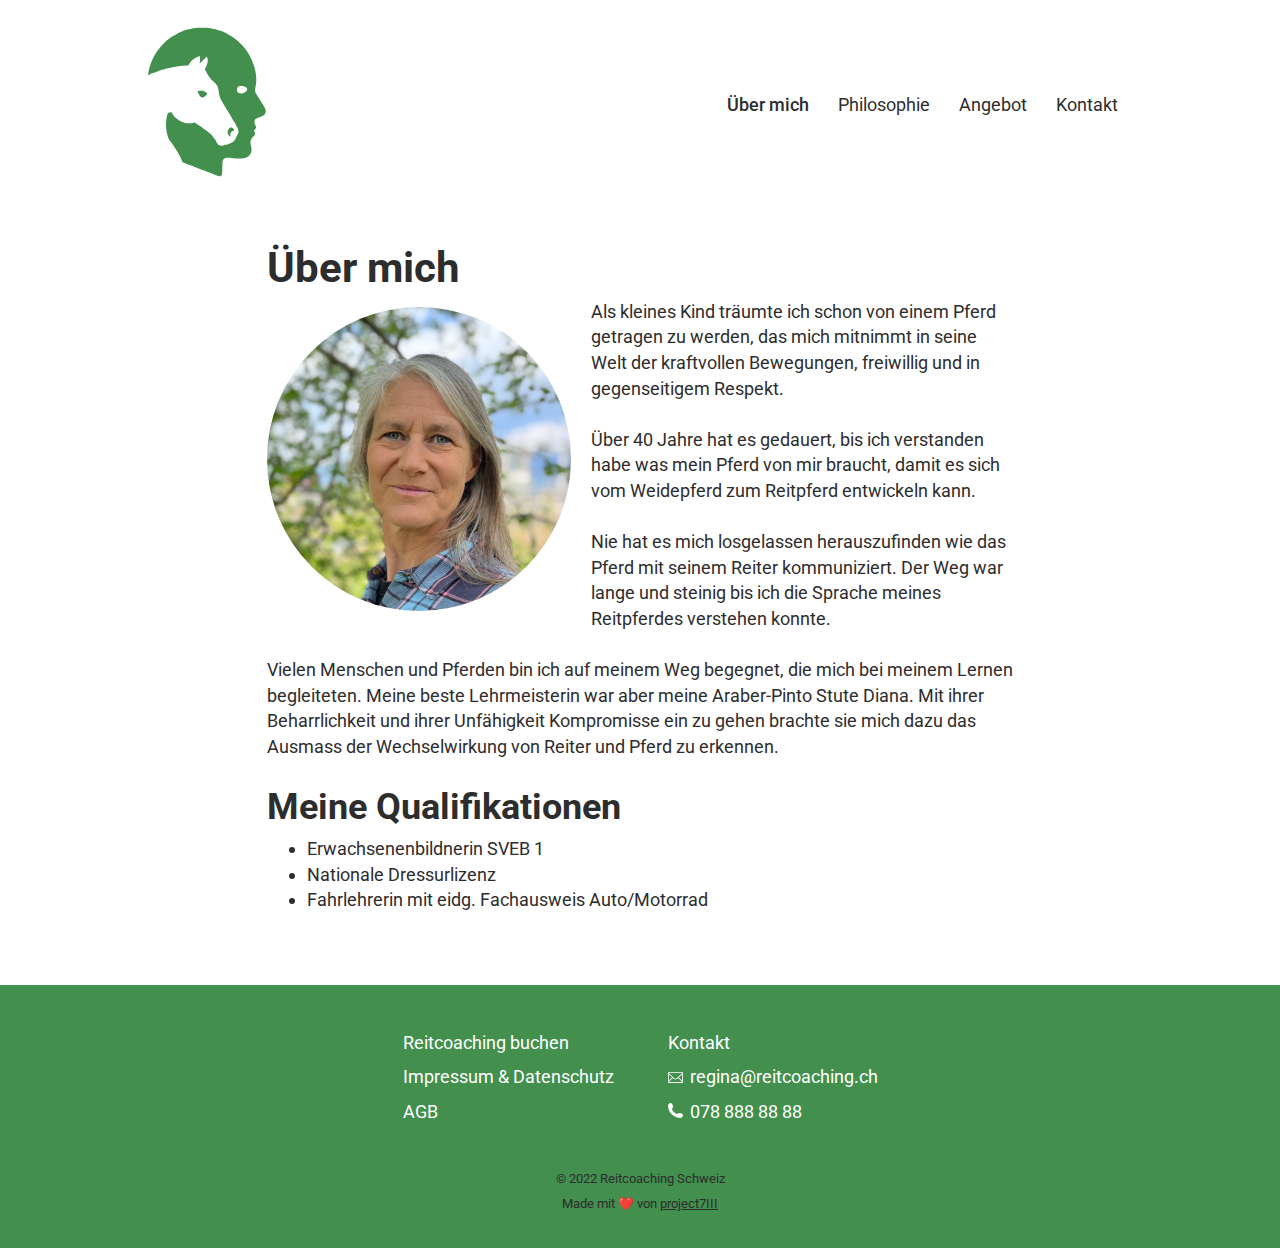
<file: ueber-mich.html>
<!DOCTYPE html>
<html lang="de">
<head>
  <meta charset="UTF-8">
  <meta name="viewport" content="width=device-width, initial-scale=1.0">
  <meta http-equiv="X-UA-Compatible" content="ie=edge">
  <title>Über mich</title>
<!-- Favicon -->
<link rel="apple-touch-icon" sizes="180x180" href="/images/apple-touch-icon.png">
<link rel="icon" type="image/png" sizes="32x32" href="/images/favicon-32x32.png">
<link rel="icon" type="image/png" sizes="16x16" href="/images/favicon-16x16.png">
<link rel="manifest" href="/images/site.webmanifest">
<!-- Share things -->
<meta property="og:title" content="Reitcoaching Schweiz - Über mich">
  <meta property="og:type" content="website">
  <meta property="og:url" content="https://reitcoaching.ch/ueber-mich.html">
  <meta property="og:image" content="images/Reitcoaching Schweiz Online.jpeg">

  <!-- Google Fonts -->
  <link rel="preconnect" href="https://fonts.googleapis.com">
  <link rel="preconnect" href="https://fonts.gstatic.com" crossorigin>
  <link href="https://fonts.googleapis.com/css2?family=Roboto:wght@400;500;600;700&display=swap" rel="stylesheet">

  <!-- My CSS -->
  <link rel="stylesheet" href="style.css">
</head>
<body>

<header>
<a href="index.html"><img src="images/reitcoachingschweiz.svg" alt="Reitcoaching Schweiz" class="logo"></a>
<nav class="nav">
  <ul class="nav__list">
      <li class="nav__list-item"><a href="ueber-mich.html" class="nav__link active">Über mich</a></li>
      <li class="nav__list-item"><a href="philosophie.html" class="nav__link">Philosophie</a></li>
      <li class="nav__list-item"><a href="angebot.html" class="nav__link">Angebot</a></li>
      <li class="nav__list-item"><a href="kontakt.html" class="nav__link">Kontakt</a></li>
    </ul>
</nav>
</header>

<main class="main">
  <div class="main-unterseite">
    <h1 class="main__title">Über mich</h1>
    <img srcset="images/regina11.jpeg 304w, images/regina2.jpeg 608w, images/regina3.jpeg 1216w" src="images/regina2.jpeg" alt="Regina Herzog, Coach bei Reitcoaching Schweiz" class="regina-image">
    <p class="main__intro">Als kleines Kind träumte ich schon von einem Pferd getragen zu werden, das mich mitnimmt in seine Welt der kraftvollen Bewegungen, freiwillig und in gegenseitigem Respekt.<br><br>

Über 40 Jahre hat es gedauert, bis ich verstanden habe was mein Pferd von mir braucht, damit es sich vom Weidepferd zum Reitpferd entwickeln kann.<br><br>

Nie hat es mich losgelassen herauszufinden wie das Pferd mit seinem Reiter kommuniziert. Der Weg war lange und steinig bis ich die Sprache meines Reitpferdes verstehen konnte.<br><br>

Vielen Menschen und Pferden bin ich auf meinem Weg begegnet, die mich bei meinem Lernen begleiteten. Meine beste Lehrmeisterin war aber meine Araber-Pinto Stute Diana. Mit ihrer Beharrlichkeit und ihrer Unfähigkeit Kompromisse ein zu gehen brachte sie mich dazu das Ausmass der Wechselwirkung von Reiter und Pferd zu erkennen. </p>
<h2> Meine Qualifikationen</h2>
<ul class="list">
    <li class="list-item">Erwachsenenbildnerin SVEB 1</li>
    <li class="list-item">Nationale Dressurlizenz</li>
    <li class="list-item">Fahrlehrerin mit eidg. Fachausweis Auto/Motorrad</li>
  </ul>

  </div>


</main>


<footer>
  <nav2 class="nav2">
    <ul class="nav2__list">
        <li class="nav2__list-item"><a href="angebot.html" class="nav2__link">Reitcoaching buchen</a></li>
        <li class="nav2__list-item"><a href="impressum.html" class="nav2__link">Impressum & Datenschutz</a></li>
        <li class="nav2__list-item"><a href="agb.html" class="nav2__link">AGB</a></li>
        </ul>
        <ul class="nav2__list">
        <li class="nav2__list-item kontakt"><a href="kontakt.html" class="nav2__link">Kontakt</a></li>
        <li class="nav2__list-item"><a href="mailto:regina@reitcoaching.ch?subject=Reitcoaching" class="nav2__link"><img src="images/mail.svg" alt="mail" class="icons"> regina@reitcoaching.ch</a></li>
        <li class="nav2__list-item"><a href="tel: +41788888888" class="nav2__link"><img src="images/phone.svg" alt="mail" class="icons"> 078 888 88 88</a></li>
    </ul>
  </nav2>
  <div class="copyright">
    <p>© 2022 Reitcoaching Schweiz<br>Made mit ❤️ von <a href="https://project7iii.com">project7III</a></p>
  </div>

</footer>

</body>
</html>
</file>
<file: style.css>
*,
*::before,
*::after {
  box-sizing: border-box;
}

:root {
  --clr-primary: #428F4E;
  --clr-dark: #2D2D2D;
  --clr-grey: #C4C4C4;
  --clr-light: #FFF;
  --fw-normal: 400;
  --fw-semibold: 500;
  --fw-bold: 700;
  --fs-normal: 1.125rem;
  --fs-header: 2.25rem;
  --grid: 1fr;
}

body {
  margin: 0;
  font-family: 'Roboto', sans-serif;
  font-size: var(--fs-normal);
  color: var(--clr-dark);
  line-height: 1.6rem;
}

h1, h2 {
  line-height: 1;
  margin-bottom: -0.2em;
}

h1 {
  font-size: 2.6rem;
  font-weight: var(--fw-bold);
}

h2 {
  font-size: var(--fs-header);
  font-weight: var(--fw-bold);
}

h3 {
  font-size: var(--fs-normal);
  font-weight: var(--fw-semibold);
  margin-bottom: -1em;
}

a {
  color: inherit;
}

a:hover {
  text-decoration: none;
  opacity: 0.9;
}

.btn {
  cursor: pointer;
  text-decoration: none;
  padding: 0.8em 1.2em;
  font-weight: var(--fw-semibold);
}

.btn:hover {
  background-color: var(--clr-dark);

}

.btn--white {
  background-color: var(--clr-light);
  color: var(--clr-primary);
}

.btn--white:hover, .btn--white2:hover {
  background-color: var(--clr-grey);
}

.btn--white2 {
  background-color: var(--clr-light);
  color: var(--clr-dark);
}

.btn--green {
  background-color: var(--clr-primary);
  color: var(--clr-light);
}

.btn--round {
  background-color: var(--clr-primary);
  color: var(--clr-light);
  padding: 10px 14px;
  border-radius: 50px;
}

footer {
  background-color: var(--clr-primary);
  padding-top: 1em;
}

header {
  display: flex;
  justify-content: space-between;
  margin: 0;
  padding: 1.5em 2em 0.5em 2em;
}

.nav__list {
  text-align: right;
  list-style: none;
  margin: 0;
}

.nav__list-item {
  padding-bottom: 1em;
}

.nav__link, .sarah-link {
  text-decoration: none;
  /* color: var(--clr-dark); */
}

.active {
  font-weight: var(--fw-semibold);
}

.nav__list-item:hover {
  /* font-weight: var(--fw-semibold); */
  color: var(--clr-grey);
}

.nav2__list {
  padding: 1.5em 1.5em 0 1.5em;
  text-align: left;
  list-style: none;
  margin: 0;
  color: var(--clr-light);
}

.nav2__list-item {
  padding-bottom: 0.5em;
}



.nav2__link {
  text-decoration: none;

}
.logo {
  height: 150px;
  width: 118px;
}

.main-unterseite {
  max-width: 800px;
  margin: auto;
  padding: 1.5em 1.5em 3em 1.5em;
}



.main-reitcoaching {
  background-image: url(/images/small/fernando-puente-5XCIhfb_Dpc-unsplash.jpg);
  background-size: cover;
  background-position: 0 0, left;
  padding: 1.5em 6em 6em 1.5em;
  display: grid;
  grid-template-columns: minmax(190px, 5ch) minmax(1em, 1fr);
  justify-items: start;
}
.main-reitcoaching > * { grid-column: 1 / 2; }

.main-uebermich {
  background-color: var(--clr-primary);
  padding: 0.5em 1.5em 2em 1.5em;
}

.uebermich-column2 {
  display: none;
}

.main-philosophie {
  background-color: var(--clr-dark);
  padding: 0.5em 1.5em 2em 1.5em;
}

.main-light {
  color: var(--clr-light);
}

.main__semibold {
  font-weight: var(--fw-semibold);
}

p {
  margin-bottom: 1.5em;
}

.main__name {
  font-weight: var(--fw-semibold);
  margin-bottom: -0.8em;
}

.main-referenzen {
  padding: 0.5em 1.5em 0 1.5em;
}

.referenzen-image, .referenzen-image2 {
  width: 200px;
  height: 200px;
  margin-top: 1.5em;
  margin-bottom: 0em;
  border-radius: 50%;
}

.regina-image {
  width: 60%;
  margin-top: 26px;
  margin-bottom: 0px;
  border-radius: 50%;
  display: block;
  margin-left: auto;
  margin-right: auto;
}

.zusammenarbeit-image {
  width: 400px;
  max-width: 100%;
  display: block;
  margin-left: auto;
  margin-right: auto;
}

.buchen-image {
  width: 240px;
  margin-top: 2em;
  margin-bottom: -1em;
}

.main-buchen {
  padding: 0.5em 1.5em 2em 1.5em;
}

.buch-btn {
  margin-bottom: 0.5em;
}

.sq-btn {
  margin-bottom: 0.5em;
}

.stars {
  width: 20px;
  margin-bottom: -1em;
}
.icons {
  width: 18px;
  padding-right: 3px;
}

.stars-checked {
 filter: invert(90%) sepia(29%) saturate(1052%) hue-rotate(346deg) brightness(101%) contrast(98%);
}
.stars-unchecked {
  filter: invert(97%) sepia(5%) saturate(8%) hue-rotate(314deg) brightness(93%) contrast(84%);
}
.copyright {
  text-align: left;
  font-size: 0.8rem;
  margin: 0;
  padding: 1.5em 0 0.25em 2.125em;
}

.angebot-reitcoaching {
  margin-top: -3em;
  margin-bottom: 3.5em;
}

.kontaktform {
  font-size: var(--fs-normal);

}

input[type=name], input[type=email], input[type=phone], input[type=text], textarea {
  font-size: var(--fs-normal);
  width: 80%; /* Full width */
  padding: 12px; /* Some padding */
  background-color: #ebebeb;
  border: #ebebeb;
  border-radius: 20px; /* Rounded borders */
  box-sizing: border-box; /* Make sure that padding and width stays in place */
  margin-top: 6px; /* Add a top margin */
  margin-bottom: 16px; /* Bottom margin */
  resize: vertical; /* Allow the user to vertically resize the textarea (not horizontally) */
}
input[type=radio] {
    width: 30px;
    height: 30px;
    vertical-align: middle;
    margin: 0;
    padding: 12px;
    font-size: var(--fs-normal);
}


input[type=submit] {
  background-color: var(--clr-primary);
  color: var(--clr-light);
  font-size: var(--fs-normal);
  border: none;
  padding: 10px 14px;
  border-radius: 50px;
  cursor: pointer;
}

/* When moving the mouse over the submit button, add a darker green color */
input[type=submit]:hover {
  background-color: var(--clr-dark);
}

@media (min-width: 610px) {
    .nav__list {
      display: flex;
      margin: 0;
      padding: 0;
      padding-top: 2.8em;
      text-align: center;
      justify-content: space-between;
    }

    .nav__list-item {
      padding: 0.8em;
    }

    header {
      padding-bottom: 1.3em;
    }

  .main-reitcoaching {
    display: grid;
    grid-template-columns: minmax(160px, 200px) minmax(1em, 1fr);
    justify-items: start;
    background-image: url(/images/fernando-puente-5XCIhfb_Dpc-unsplash.jpg);
    background-position: bottom, left;
    padding: 6em 6em 8em 6em;
  }
  .main-reitcoaching > * { grid-column: 1 / 2; }

  .collums {
    /* padding-top: 2em; */
    display: flex;
    justify-content: space-between;
    margin: 0;
    padding: 1.5em 1.5em 0.5em 1.5em;
    /* display: grid;
    grid-template-columns: minmax(6em, 0.4fr) minmax(6em, 0.4fr); */
    /* justify-items: start; */
  }
  .main-philosophie {
    margin-left: 1.5em;
  }


  .referenzen-collumns {
    display: flex;
    justify-content: space-between;
    margin: 0em;
    max-width: 900px;
  }

  .referenzen-collumn2 {
    margin-left: 1.5em;
    padding-top: 3em;

  }
  .referenzen-collumn3 {
    margin-left: 1.5em;
    padding-top: 0em;

  }

.referenzen-image2 {
  margin-top: 5em;
}

  .regina-image {
    float: left;
  margin-right: 20px;
  width: 304px;
  height: 304px;
  }

  .main-referenzen {
    padding-bottom: 1.5em;
  }

  .coaching-columns {
    display: grid;
    grid-template-columns: minmax(5em, 0.47fr) minmax(4em, 0.47fr);
    justify-content: left;
    margin: 0;
  }

  footer {
    margin: 0;
    padding-top: 1em;
    padding-bottom: 0.5em;

  }
  .nav2 {
    display: flex;
    justify-content: center;
    margin: 0;
    padding-bottom: 0;
  }

  .copyright {
    text-align: center;
    padding-left: 0;
  }

}


@media (min-width: 800px) {
  main, header  {
    margin: 0 auto;
    max-width: 1200px;
    /* padding-left: 0; */
  }

  header {
    padding: 1.5em 6em 0.5em 6em;
  }

  .coaching-columns {
    display: flex;
    justify-content: space-between;
    margin: 0;
    max-width: 800px;
  }


}
@media (min-width: 1240px) {


  .collums {
    padding-left: 0;
    padding-right: 0;
  }
}
</file>
